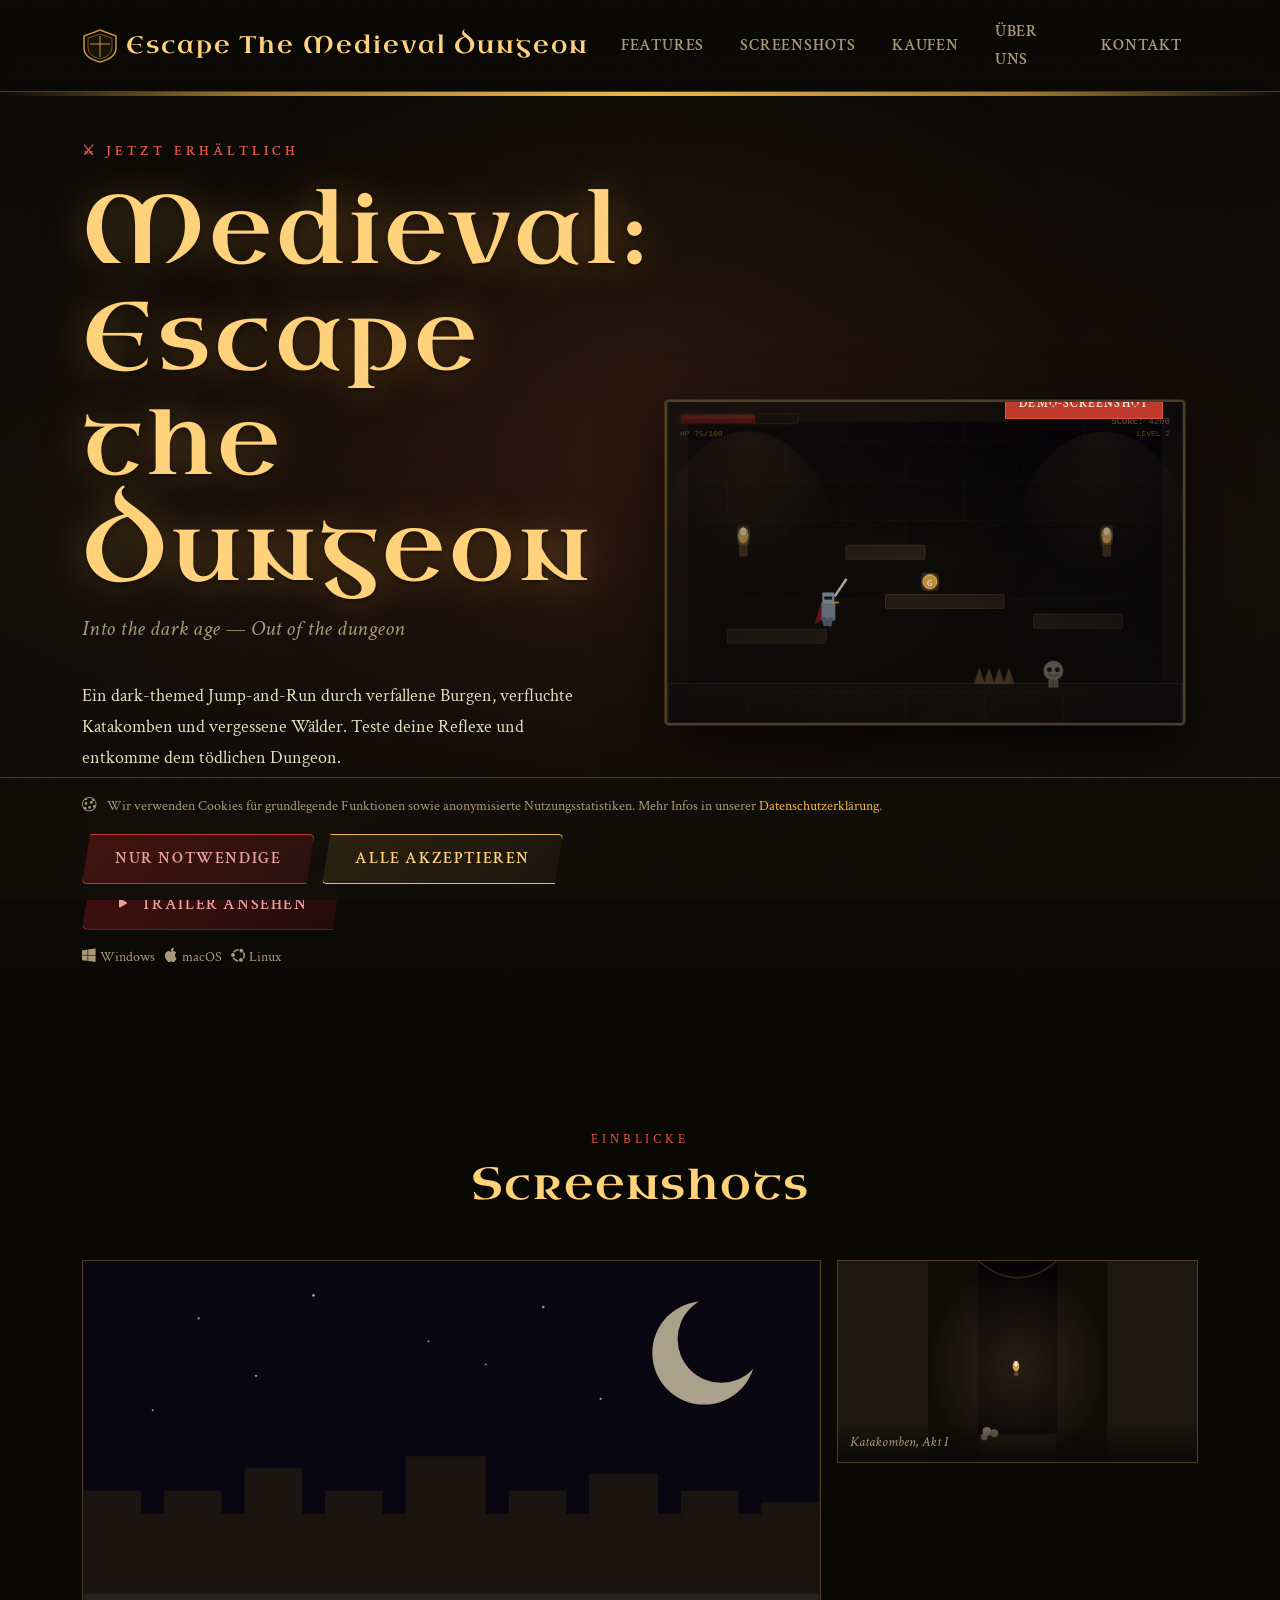
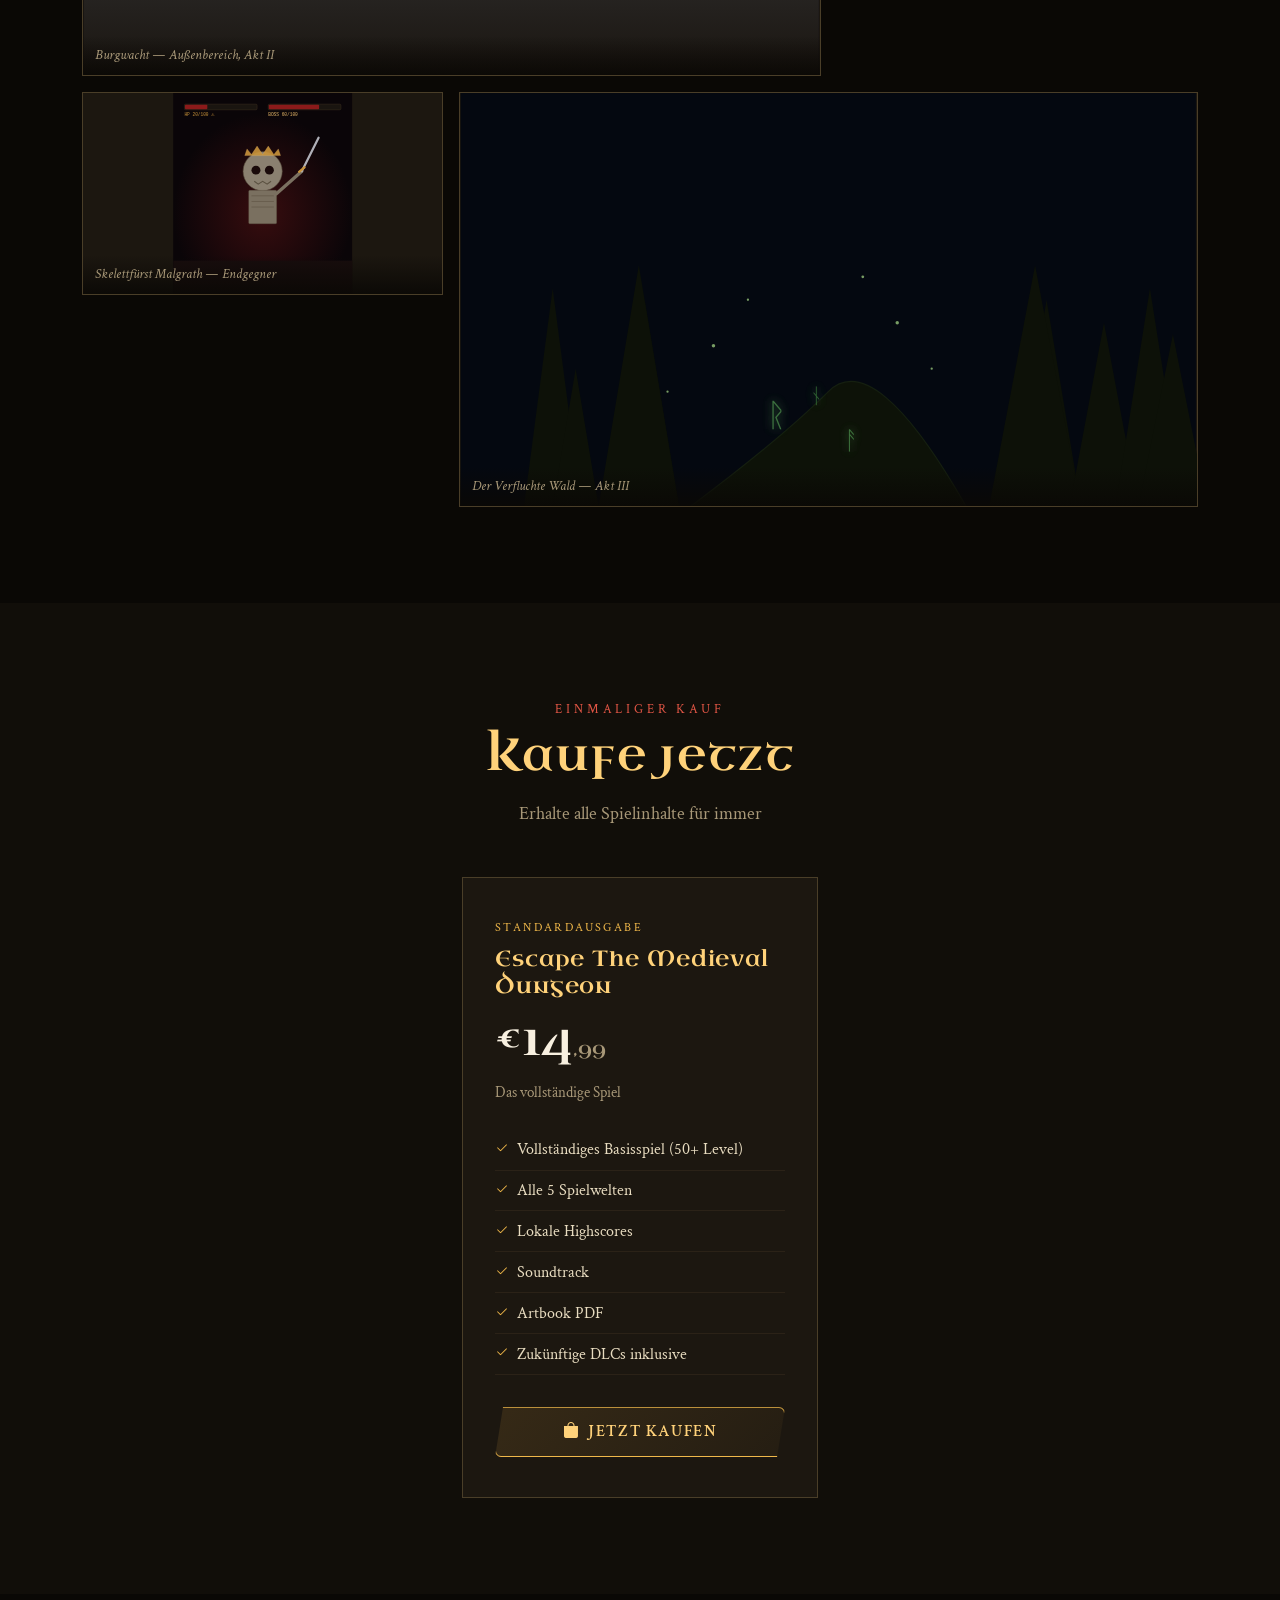
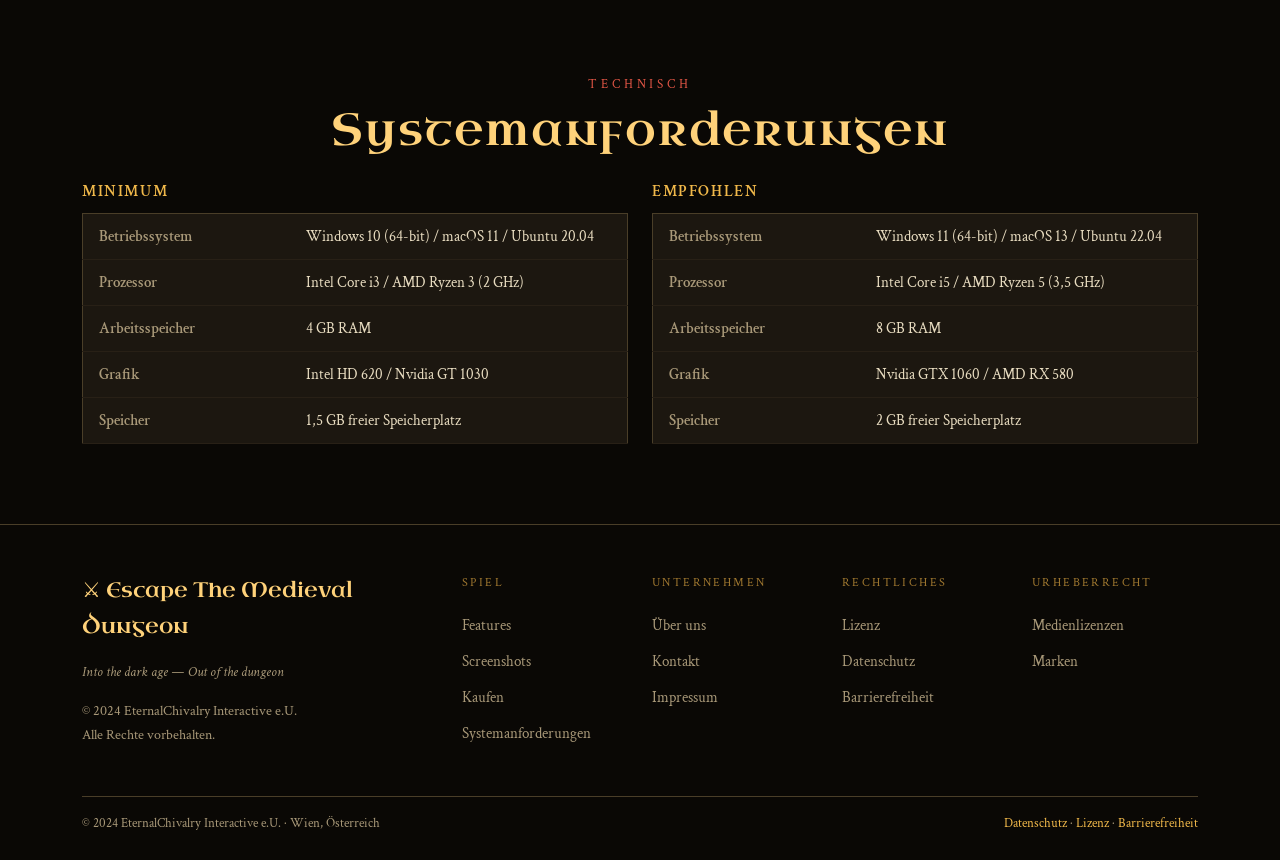
<file: index.html>
<!DOCTYPE html>
<html lang="de">
<head>
  <meta charset="UTF-8" />
  <meta name="viewport" content="width=device-width, initial-scale=1.0" />
  <title>Escape The Medieval Dungeon – Das Spiel</title>

  <!-- Bootstrap 5 -->
  <link href="https://cdn.jsdelivr.net/npm/bootstrap@5.3.3/dist/css/bootstrap.min.css" rel="stylesheet" />
  <!-- Bootstrap Icons -->
  <link href="https://cdn.jsdelivr.net/npm/bootstrap-icons@1.11.3/font/bootstrap-icons.min.css" rel="stylesheet" />
  <!-- Google Fonts: MedievalSharp + Crimson Text -->
  <link href="https://fonts.googleapis.com/css2?family=MedievalSharp&family=Crimson+Text:ital,wght@0,400;0,600;1,400&family=Uncial+Antiqua&display=swap" rel="stylesheet" />

  <link rel="stylesheet" href="styles.css" />
  <style ></style>
</head>
<body>

<!-- ═══════════════════════════════════════════════════
     NAVBAR
════════════════════════════════════════════════════ -->
<nav class="navbar navbar-expand-lg">
  <div class="container">
    <a class="navbar-brand" href="index.html">
      <!-- Inline SVG shield logo (Wortbildmarke) -->
      <svg class="brand-icon" viewBox="0 0 36 36" fill="none" xmlns="http://www.w3.org/2000/svg" aria-hidden="true">
        <path d="M18 2 L34 8 L34 20 Q34 30 18 34 Q2 30 2 20 L2 8 Z" fill="none" stroke="#c9933a" stroke-width="1.5"/>
        <path d="M18 6 L30 10 L30 20 Q30 28 18 31 Q6 28 6 20 L6 10 Z" fill="rgba(201,147,58,0.08)" stroke="#7a5520" stroke-width="1"/>
        <line x1="18" y1="8" x2="18" y2="29" stroke="#c9933a" stroke-width="1"/>
        <line x1="8" y1="16" x2="28" y2="16" stroke="#c9933a" stroke-width="1"/>
      </svg>
      Escape The Medieval Dungeon
    </a>

    <button class="navbar-toggler" type="button" data-bs-toggle="collapse" data-bs-target="#navMenu"
      aria-controls="navMenu" aria-expanded="false" aria-label="Navigation öffnen">
      <span class="navbar-toggler-icon"></span>
    </button>

    <div class="collapse navbar-collapse" id="navMenu">
      <ul class="navbar-nav ms-auto align-items-lg-center gap-lg-1">
        <li class="nav-item"><a class="nav-link" href="#features">Features</a></li>
        <li class="nav-item"><a class="nav-link" href="#screenshots">Screenshots</a></li>
        <li class="nav-item"><a class="nav-link" href="#pricing">Kaufen</a></li>
        <li class="nav-item"><a class="nav-link" href="pages/about.html">Über uns</a></li>
        <li class="nav-item"><a class="nav-link" href="pages/contact.html">Kontakt</a></li>
      </ul>
    </div>
  </div>
</nav>

<!-- ═══════════════════════════════════════════════════
     HERO
════════════════════════════════════════════════════ -->
<section class="hero" aria-label="Hero-Bereich">
  <div class="container py-5">
    <div class="row align-items-center gy-5">

      <!-- Text side -->
      <div class="col-lg-6 hero-content">
        <p class="hero-eyebrow fade-up fade-up-1">⚔ Jetzt erhältlich</p>
        <h1 class="hero-title fade-up fade-up-2">Medieval:<br>Escape the Dungeon</h1>
        <p class="hero-subtitle fade-up fade-up-2">Into the dark age — Out of the dungeon</p>
        <p class="hero-desc fade-up fade-up-3">
          Ein dark-themed Jump-and-Run durch verfallene Burgen, verfluchte Katakomben und
          vergessene Wälder. Teste deine Reflexe und entkomme dem tödlichen Dungeon.
        </p>
        <div class="d-flex flex-wrap gap-3 fade-up fade-up-4">
          <a href="#pricing" class="btn btn-medieval">
            <i class="bi bi-bag-fill me-2" aria-hidden="true"></i>Jetzt kaufen — €14,99
          </a>
          <a href="#screenshots" class="btn btn-medieval btn-blood">
            <i class="bi bi-play-fill me-2" aria-hidden="true"></i>Trailer ansehen
          </a>
        </div>
        <p class="mt-3" style="font-size:0.85rem; color:var(--text-dim);">
          <i class="bi bi-windows me-1" aria-hidden="true"></i>Windows &nbsp;
          <i class="bi bi-apple me-1" aria-hidden="true"></i>macOS &nbsp;
          <i class="bi bi-ubuntu me-1" aria-hidden="true"></i>Linux
        </p>
      </div>

      <!-- Game mockup side -->
      <div class="col-lg-6 hero-mockup fade-up fade-up-3">
        <div class="game-screen" role="img" aria-label="Screenshot: Spielszene in einem dunklen Dungeon mit springendem Charakter">
          <div class="game-badge">Demo-Screenshot</div>
          <!-- SVG game scene illustration -->
          <svg viewBox="0 0 520 325" xmlns="http://www.w3.org/2000/svg">
            <defs>
              <linearGradient id="skyGrad" x1="0" y1="0" x2="0" y2="1">
                <stop offset="0%" stop-color="#050308"/>
                <stop offset="100%" stop-color="#110e09"/>
              </linearGradient>
              <linearGradient id="torchGlow" x1="0" y1="0" x2="0" y2="1">
                <stop offset="0%" stop-color="#e8b96a" stop-opacity="0.6"/>
                <stop offset="100%" stop-color="#c9933a" stop-opacity="0"/>
              </linearGradient>
              <radialGradient id="torchHalo" cx="50%" cy="0%" r="60%">
                <stop offset="0%" stop-color="#e8b96a" stop-opacity="0.18"/>
                <stop offset="100%" stop-color="#e8b96a" stop-opacity="0"/>
              </radialGradient>
              <filter id="glow">
                <feGaussianBlur stdDeviation="3" result="blur"/>
                <feMerge><feMergeNode in="blur"/><feMergeNode in="SourceGraphic"/></feMerge>
              </filter>
            </defs>

            <!-- Sky -->
            <rect width="520" height="325" fill="url(#skyGrad)"/>

            <!-- Background arches / dungeon walls -->
            <rect x="0" y="0" width="520" height="325" fill="none" stroke="#1a1510" stroke-width="40"/>
            <!-- Stone bricks bg -->
            <g fill="none" stroke="#1e1810" stroke-width="0.8" opacity="0.6">
              <line x1="0" y1="40" x2="520" y2="40"/>
              <line x1="0" y1="80" x2="520" y2="80"/>
              <line x1="0" y1="120" x2="520" y2="120"/>
              <line x1="0" y1="160" x2="520" y2="160"/>
              <line x1="0" y1="200" x2="520" y2="200"/>
              <!-- Vertical stagger -->
              <line x1="60"  y1="0"  x2="60"  y2="40"/><line x1="120" y1="40" x2="120" y2="80"/>
              <line x1="180" y1="0"  x2="180" y2="40"/><line x1="240" y1="40" x2="240" y2="80"/>
              <line x1="300" y1="0"  x2="300" y2="40"/><line x1="360" y1="40" x2="360" y2="80"/>
              <line x1="420" y1="0"  x2="420" y2="40"/><line x1="480" y1="40" x2="480" y2="80"/>
              <line x1="60"  y1="80" x2="60"  y2="120"/><line x1="120" y1="120" x2="120" y2="160"/>
              <line x1="180" y1="80" x2="180" y2="120"/><line x1="240" y1="120" x2="240" y2="160"/>
              <line x1="300" y1="80" x2="300" y2="120"/><line x1="360" y1="120" x2="360" y2="160"/>
            </g>

            <!-- Torch light halos -->
            <ellipse cx="80" cy="150" rx="90" ry="120" fill="url(#torchHalo)" opacity="0.7"/>
            <ellipse cx="440" cy="150" rx="90" ry="120" fill="url(#torchHalo)" opacity="0.7"/>

            <!-- Platforms -->
            <!-- Ground -->
            <rect x="0" y="285" width="520" height="40" fill="#1a1510" stroke="#3a2e1e" stroke-width="1"/>
            <!-- Brick lines on ground -->
            <line x1="0" y1="293" x2="520" y2="293" stroke="#251f15" stroke-width="1"/>
            <line x1="80"  y1="285" x2="80"  y2="325" stroke="#251f15" stroke-width="1"/>
            <line x1="160" y1="285" x2="160" y2="325" stroke="#251f15" stroke-width="1"/>
            <line x1="240" y1="285" x2="240" y2="325" stroke="#251f15" stroke-width="1"/>
            <line x1="320" y1="285" x2="320" y2="325" stroke="#251f15" stroke-width="1"/>
            <line x1="400" y1="285" x2="400" y2="325" stroke="#251f15" stroke-width="1"/>

            <!-- Platform 1 -->
            <rect x="60" y="230" width="100" height="14" rx="1" fill="#221c14" stroke="#3a2e1e" stroke-width="1"/>
            <!-- Platform 2 -->
            <rect x="220" y="195" width="120" height="14" rx="1" fill="#221c14" stroke="#3a2e1e" stroke-width="1"/>
            <!-- Platform 3 -->
            <rect x="370" y="215" width="90" height="14" rx="1" fill="#221c14" stroke="#3a2e1e" stroke-width="1"/>
            <!-- Platform 4 (high) -->
            <rect x="180" y="145" width="80" height="14" rx="1" fill="#221c14" stroke="#3a2e1e" stroke-width="1"/>

            <!-- Spike traps on ground -->
            <g fill="#5a4a2a" stroke="#7a6535" stroke-width="0.5">
              <polygon points="310,285 315,270 320,285"/>
              <polygon points="320,285 325,270 330,285"/>
              <polygon points="330,285 335,270 340,285"/>
              <polygon points="340,285 345,270 350,285"/>
            </g>

            <!-- Torch left -->
            <rect x="72" y="138" width="8" height="18" rx="1" fill="#4a3420" stroke="#6a4a20" stroke-width="0.5"/>
            <ellipse cx="76" cy="135" rx="5" ry="8" fill="#e8b96a" opacity="0.9" filter="url(#glow)"/>
            <ellipse cx="76" cy="131" rx="3" ry="4" fill="#fff5cc" opacity="0.8"/>
            <!-- Torch right -->
            <rect x="440" y="138" width="8" height="18" rx="1" fill="#4a3420" stroke="#6a4a20" stroke-width="0.5"/>
            <ellipse cx="444" cy="135" rx="5" ry="8" fill="#e8b96a" opacity="0.9" filter="url(#glow)"/>
            <ellipse cx="444" cy="131" rx="3" ry="4" fill="#fff5cc" opacity="0.8"/>

            <!-- Player character (simple pixel knight) -->
            <!-- Body -->
            <rect x="155" y="203" width="14" height="18" rx="1" fill="#7a8a9a" stroke="#5a6a7a" stroke-width="0.5"/>
            <!-- Head/Helmet -->
            <rect x="156" y="193" width="12" height="12" rx="1" fill="#8a9aaa" stroke="#5a6a7a" stroke-width="0.5"/>
            <!-- Visor -->
            <rect x="158" y="197" width="8" height="3" rx="0.5" fill="#1a1510"/>
            <!-- Cape -->
            <polygon points="155,203 148,225 155,221" fill="#8b1a1a" opacity="0.9"/>
            <!-- Sword (held up - jumping pose) -->
            <line x1="169" y1="196" x2="180" y2="180" stroke="#c9c9c9" stroke-width="2.5" stroke-linecap="round"/>
            <rect x="165" y="202" width="8" height="2" rx="0.5" fill="#c9933a"/>
            <!-- Legs (bent - jump) -->
            <rect x="155" y="218" width="5" height="9" rx="1" fill="#5a6a7a" transform="rotate(-15 157 218)"/>
            <rect x="162" y="218" width="5" height="9" rx="1" fill="#5a6a7a" transform="rotate(10 164 218)"/>

            <!-- Coin collectible -->
            <circle cx="265" cy="182" r="7" fill="#c9933a" stroke="#e8b96a" stroke-width="1" filter="url(#glow)"/>
            <text x="265" y="186" text-anchor="middle" fill="#fff5cc" font-size="8" font-weight="bold">G</text>

            <!-- Skull enemy -->
            <circle cx="390" cy="272" r="10" fill="#8a8070" stroke="#5a5040" stroke-width="0.5"/>
            <circle cx="386" cy="271" r="2.5" fill="#1a1510"/>
            <circle cx="394" cy="271" r="2.5" fill="#1a1510"/>
            <path d="M385 276 Q390 279 395 276" fill="none" stroke="#5a5040" stroke-width="1"/>
            <!-- Skeleton body -->
            <rect x="385" y="281" width="10" height="8" rx="1" fill="#7a7060"/>
            <line x1="390" y1="281" x2="390" y2="289" stroke="#5a5040" stroke-width="1"/>

            <!-- HUD elements -->
            <!-- Health bar -->
            <rect x="12" y="12" width="120" height="10" rx="2" fill="#1a1510" stroke="#3a2e1e" stroke-width="1"/>
            <rect x="13" y="13" width="75" height="8" rx="1.5" fill="#8b1a1a"/>
            <rect x="13" y="13" width="75" height="4" rx="1.5" fill="#c0392b" opacity="0.6"/>
            <text x="12" y="34" fill="#c9933a" font-size="8" font-family="monospace">HP 75/100</text>

            <!-- Score -->
            <text x="508" y="22" text-anchor="end" fill="#e8b96a" font-size="9" font-family="monospace">SCORE: 4200</text>
            <text x="508" y="34" text-anchor="end" fill="#c9933a" font-size="8" font-family="monospace">LEVEL 2</text>

            <!-- Fog/vignette overlay -->
            <radialGradient id="vignette" cx="50%" cy="50%" r="70%">
              <stop offset="0%" stop-color="transparent"/>
              <stop offset="100%" stop-color="rgba(5,3,8,0.65)"/>
            </radialGradient>
            <rect width="520" height="325" fill="url(#vignette)"/>
          </svg>
        </div>
      </div>
    </div>
  </div>
</section>

<!-- ═══════════════════════════════════════════════════
     FEATURES
════════════════════════════════════════════════════ -->
<!-- <section class="features-section" id="features">
  <div class="container">
    <div class="text-center mb-5">
      <span class="section-label">Was dich erwartet</span>
      <h2 class="section-title">Features</h2>
      <p class="section-lead">
        Escape The Medieval Dungeon vereint klassisches Jump-and-Run-Gameplay mit atmosphärischer
        Dark-Fantasy-Ästhetik.
      </p>
    </div>

    <div class="row g-4">
      <div class="col-md-6 col-lg-4">
        <div class="feature-card h-100">
          <i class="bi bi-map feature-icon" aria-hidden="true"></i>
          <h3 class="feature-title">50+ handgefertigte Level</h3>
          <p class="feature-text">Von verfluchten Kerkergewölben bis zu sturmgepeitschten Burgzinnen — jedes Level erzählt seine eigene Geschichte.</p>
        </div>
      </div>
      <div class="col-md-6 col-lg-4">
        <div class="feature-card h-100">
          <i class="bi bi-controller feature-icon" aria-hidden="true"></i>
          <h3 class="feature-title">Präzises Platforming</h3>
          <p class="feature-text">Reaktionsschnelle Steuerung, fair platzierte Checkpoints und eine lernbare Physik für Einsteiger wie Veteranen.</p>
        </div>
      </div>
      <div class="col-md-6 col-lg-4">
        <div class="feature-card h-100">
          <i class="bi bi-exclamation-triangle feature-icon" aria-hidden="true"></i>
          <h3 class="feature-title">Tödliche Fallen & Gegner</h3>
          <p class="feature-text">Säurefallen, Pendelklingen, patrouillierende Wachen und übergroße Endgegner verlangen Geduld und Präzision.</p>
        </div>
      </div>
      <div class="col-md-6 col-lg-4">
        <div class="feature-card h-100">
          <i class="bi bi-puzzle feature-icon" aria-hidden="true"></i>
          <h3 class="feature-title">Umgebungsrätsel</h3>
          <p class="feature-text">Aktiviere Hebel, verschiebe Blöcke und enthülle verborgene Gänge — Denken ist mindestens so wichtig wie Springen.</p>
        </div>
      </div>
      <div class="col-md-6 col-lg-4">
        <div class="feature-card h-100">
          <i class="bi bi-music-note-beamed feature-icon" aria-hidden="true"></i>
          <h3 class="feature-title">Atmosphärischer Soundtrack</h3>
          <p class="feature-text">Orchestraler Dark-Fantasy-Score, komponiert exklusiv für Escape The Medieval Dungeon — über 40 Minuten originale Musik.</p>
        </div>
      </div>
      <div class="col-md-6 col-lg-4">
        <div class="feature-card h-100">
          <i class="bi bi-trophy feature-icon" aria-hidden="true"></i>
          <h3 class="feature-title">Geheimnisse & Speedrun</h3>
          <p class="feature-text">Versteckte Räume, alternative Routen und Leaderboards für Speedrunner geben auch nach dem Abspann Motivation.</p>
        </div>
      </div>
    </div>
  </div>
</section> -->

<!-- ═══════════════════════════════════════════════════
     SCREENSHOTS
════════════════════════════════════════════════════ -->
<section class="gallery-section" id="screenshots">
  <div class="container">
    <div class="text-center mb-5">
      <span class="section-label">Einblicke</span>
      <h2 class="section-title">Screenshots</h2>
    </div>

    <div class="row g-3">
      <!-- Screenshot 1 -->
      <div class="col-md-8">
        <div class="gallery-item" role="img" aria-label="Burgruine bei Nacht mit Mondlicht">
          <svg viewBox="0 0 640 360" xmlns="http://www.w3.org/2000/svg">
            <rect width="640" height="360" fill="#080610"/>
            <!-- Moon -->
            <circle cx="540" cy="80" r="45" fill="#c8bda0" opacity="0.85"/>
            <circle cx="555" cy="68" r="38" fill="#080610"/>
            <!-- Crennelated castle wall -->
            <rect x="0" y="220" width="640" height="140" fill="#1a1510"/>
            <rect x="0" y="200" width="50" height="30" fill="#1a1510"/>
            <rect x="70" y="200" width="50" height="30" fill="#1a1510"/>
            <rect x="140" y="180" width="50" height="50" fill="#1a1510"/>
            <rect x="210" y="200" width="50" height="30" fill="#1a1510"/>
            <rect x="280" y="170" width="70" height="60" fill="#1a1510"/>
            <rect x="370" y="200" width="50" height="30" fill="#1a1510"/>
            <rect x="440" y="185" width="60" height="45" fill="#1a1510"/>
            <rect x="520" y="200" width="50" height="30" fill="#1a1510"/>
            <rect x="590" y="210" width="50" height="20" fill="#1a1510"/>
            <!-- Stars -->
            <g fill="white" opacity="0.6">
              <circle cx="100" cy="50" r="1"/><circle cx="200" cy="30" r="1.2"/>
              <circle cx="300" cy="70" r="0.8"/><circle cx="150" cy="100" r="1"/>
              <circle cx="400" cy="40" r="1.1"/><circle cx="60" cy="130" r="0.9"/>
              <circle cx="450" cy="120" r="1"/><circle cx="350" cy="90" r="0.8"/>
            </g>
            <!-- Fog -->
            <rect x="0" y="290" width="640" height="70" fill="url(#fogGrad)" opacity="0.4"/>
            <defs>
              <linearGradient id="fogGrad" x1="0" y1="0" x2="0" y2="1">
                <stop offset="0%" stop-color="#8090a0" stop-opacity="0.3"/>
                <stop offset="100%" stop-color="#8090a0" stop-opacity="0"/>
              </linearGradient>
            </defs>
          </svg>
          <div class="gallery-caption">Burgwacht — Außenbereich, Akt II</div>
        </div>
      </div>

      <!-- Screenshot 2 -->
      <div class="col-md-4">
        <div class="gallery-item" role="img" aria-label="Verfluchte Katakomben mit Fackeln">
          <svg viewBox="0 0 320 360" xmlns="http://www.w3.org/2000/svg">
            <rect width="320" height="360" fill="#050305"/>
            <!-- tunnel walls -->
            <path d="M0 0 L90 0 L90 360 L0 360 Z" fill="#100d08"/>
            <path d="M230 0 L320 0 L320 360 L230 360 Z" fill="#100d08"/>
            <!-- tunnel arch -->
            <path d="M90 0 Q160 60 230 0" fill="none" stroke="#2a2218" stroke-width="3"/>
            <!-- floor -->
            <rect x="90" y="310" width="140" height="50" fill="#1a1510"/>
            <!-- skull pile -->
            <circle cx="105" cy="305" r="8" fill="#7a7060"/>
            <circle cx="118" cy="308" r="7" fill="#6a6050"/>
            <circle cx="100" cy="315" r="6" fill="#7a7060"/>
            <!-- torch -->
            <rect x="154" y="190" width="7" height="16" rx="1" fill="#4a3420"/>
            <ellipse cx="157" cy="188" rx="6" ry="9" fill="#e8b96a" opacity="0.85"/>
            <ellipse cx="157" cy="184" rx="3" ry="5" fill="#fff5cc"/>
            <!-- radial light -->
            <radialGradient id="cataGlow" cx="50%" cy="52%" r="50%">
              <stop offset="0%" stop-color="#e8b96a" stop-opacity="0.15"/>
              <stop offset="100%" stop-color="#e8b96a" stop-opacity="0"/>
            </radialGradient>
            <rect width="320" height="360" fill="url(#cataGlow)"/>
          </svg>
          <div class="gallery-caption">Katakomben, Akt I</div>
        </div>
      </div>

      <!-- Screenshot 3 -->
      <div class="col-md-4">
        <div class="gallery-item" role="img" aria-label="Endboss-Kampf gegen einen Skelettfürsten">
          <svg viewBox="0 0 320 360" xmlns="http://www.w3.org/2000/svg">
            <rect width="320" height="360" fill="#0a0508"/>
            <!-- blood glow -->
            <radialGradient id="bossGlow" cx="50%" cy="60%" r="50%">
              <stop offset="0%" stop-color="#8b1a1a" stop-opacity="0.35"/>
              <stop offset="100%" stop-color="#8b1a1a" stop-opacity="0"/>
            </radialGradient>
            <rect width="320" height="360" fill="url(#bossGlow)"/>
            <!-- floor -->
            <rect x="0" y="300" width="320" height="60" fill="#180d0d"/>
            <!-- Boss skeleton (large) -->
            <!-- skull -->
            <circle cx="160" cy="140" r="35" fill="#8a8070" stroke="#5a5040" stroke-width="1"/>
            <circle cx="148" cy="138" r="8" fill="#1a0a0a"/>
            <circle cx="172" cy="138" r="8" fill="#1a0a0a"/>
            <rect cx="148" cy="138" r="8" fill="#8b1a1a" opacity="0.5"/>
            <path d="M145 158 L152 163 L160 158 L168 163 L175 158" fill="none" stroke="#5a5040" stroke-width="2"/>
            <!-- Crown -->
            <path d="M128 112 L132 100 L140 110 L150 95 L160 110 L170 95 L180 110 L188 100 L192 112 Z"
                  fill="#c9933a" stroke="#e8b96a" stroke-width="0.5" opacity="0.9"/>
            <!-- Torso -->
            <rect x="135" y="174" width="50" height="60" rx="2" fill="#7a7060" stroke="#5a5040" stroke-width="0.5"/>
            <!-- Ribcage lines -->
            <line x1="140" y1="184" x2="180" y2="184" stroke="#5a5040" stroke-width="1"/>
            <line x1="140" y1="194" x2="180" y2="194" stroke="#5a5040" stroke-width="1"/>
            <line x1="140" y1="204" x2="180" y2="204" stroke="#5a5040" stroke-width="1"/>
            <!-- Sword arm -->
            <line x1="185" y1="180" x2="230" y2="140" stroke="#7a7060" stroke-width="6" stroke-linecap="round"/>
            <line x1="230" y1="140" x2="260" y2="80" stroke="#b0b0b8" stroke-width="4" stroke-linecap="round"/>
            <rect x="222" y="135" width="16" height="4" rx="1" fill="#c9933a" transform="rotate(-40 230 137)"/>
            <!-- Player HP bar top -->
            <rect x="20" y="20" width="130" height="10" rx="2" fill="#1a1510" stroke="#3a2e1e"/>
            <rect x="21" y="21" width="40" height="8" rx="1.5" fill="#8b1a1a"/>
            <text x="20" y="42" fill="#c9933a" font-size="8" font-family="monospace">HP 20/100 ⚠</text>
            <!-- Boss HP bar -->
            <rect x="170" y="20" width="130" height="10" rx="2" fill="#1a1510" stroke="#3a2e1e"/>
            <rect x="171" y="21" width="90" height="8" rx="1.5" fill="#8b1a1a"/>
            <text x="170" y="42" fill="#e8b96a" font-size="8" font-family="monospace">BOSS 60/100</text>
          </svg>
          <div class="gallery-caption">Skelettfürst Malgrath — Endgegner</div>
        </div>
      </div>

      <!-- Screenshot 4 -->
      <div class="col-md-8">
        <div class="gallery-item" role="img" aria-label="Verfluchter Wald mit leuchtenden Runen">
          <svg viewBox="0 0 640 360" xmlns="http://www.w3.org/2000/svg">
            <rect width="640" height="360" fill="#040810"/>
            <!-- Tree silhouettes -->
            <g fill="#0d1108">
              <polygon points="60,360 80,200 100,360"/>
              <polygon points="55,360 80,170 105,360"/>
              <polygon points="80,360 100,240 120,360"/>
              <polygon points="130,360 160,180 190,360"/>
              <polygon points="120,360 155,150 190,360"/>
              <polygon points="480,360 510,180 540,360"/>
              <polygon points="460,360 500,150 540,360"/>
              <polygon points="530,360 560,200 590,360"/>
              <polygon points="570,360 600,170 630,360"/>
              <polygon points="590,360 620,210 650,360"/>
            </g>
            <!-- Path -->
            <path d="M200 360 Q280 300 320 260 Q360 220 440 360" fill="#0d1208" stroke="#151f10" stroke-width="1"/>
            <!-- Glowing rune on ground -->
            <g opacity="0.8" filter="url(#runeGlow2)">
              <text x="275" y="290" text-anchor="middle" fill="#4a8a4a" font-size="28" font-family="serif">ᚱ</text>
              <text x="340" y="310" text-anchor="middle" fill="#4a8a4a" font-size="22" font-family="serif">ᚨ</text>
              <text x="310" y="270" text-anchor="middle" fill="#3a7a3a" font-size="18" font-family="serif">ᚾ</text>
            </g>
            <defs>
              <filter id="runeGlow2">
                <feGaussianBlur stdDeviation="4" result="blur"/>
                <feMerge><feMergeNode in="blur"/><feMergeNode in="SourceGraphic"/></feMerge>
              </filter>
            </defs>
            <!-- Fireflies -->
            <g fill="#aadd88" opacity="0.7">
              <circle cx="220" cy="220" r="1.5"/><circle cx="250" cy="180" r="1"/>
              <circle cx="380" cy="200" r="1.5"/><circle cx="410" cy="240" r="1"/>
              <circle cx="350" cy="160" r="1.2"/><circle cx="180" cy="260" r="1"/>
            </g>
          </svg>
          <div class="gallery-caption">Der Verfluchte Wald — Akt III</div>
        </div>
      </div>
    </div>
  </div>
</section>

<!-- ═══════════════════════════════════════════════════
     PRICING
════════════════════════════════════════════════════ -->
<section class="pricing-section" id="pricing">
  <div class="container">
    <div class="text-center mb-5">
      <span class="section-label">Einmaliger Kauf</span>
      <!-- <h2 class="section-title">Kaufoptionen</h2> -->
      <h2 class="section-title">Kaufe jetzt</h2>
      <p class="section-lead">Erhalte alle Spielinhalte für immer</p>
    </div>

    <div class="row g-4 justify-content-center">
      <!-- Standard -->
      <div class="col-md-6 col-lg-4">
        <div class="pricing-card">
          <p class="pricing-label">Standardausgabe</p>
          <h3 class="pricing-name">Escape The Medieval Dungeon</h3>
          <div class="pricing-price">€14<span>,99</span></div>
          <p class="pricing-desc">Das vollständige Spiel</p>
          <ul class="pricing-features">
            <li><i class="bi bi-check2" aria-hidden="true"></i> Vollständiges Basisspiel (50+ Level)</li>
            <li><i class="bi bi-check2" aria-hidden="true"></i> Alle 5 Spielwelten</li>
            <li><i class="bi bi-check2" aria-hidden="true"></i> Lokale Highscores</li>
            <li><i class="bi bi-check2" aria-hidden="true"></i> Soundtrack</li>
            <li><i class="bi bi-check2" aria-hidden="true"></i> Artbook PDF</li>
            <li><i class="bi bi-check2" aria-hidden="true"></i> Zukünftige DLCs inklusive</li>
          </ul>
          <a href="#" class="btn btn-medieval w-100" aria-label="Standardausgabe für €14,99 kaufen">
            <i class="bi bi-bag-fill me-2" aria-hidden="true"></i>Jetzt kaufen
          </a>
        </div>
      </div>

      <!-- Deluxe (featured) -->
      <!-- <div class="col-md-6 col-lg-4">
        <div class="pricing-card featured">
          <div class="featured-ribbon">Empfohlen</div>
          <p class="pricing-label">Deluxe-Ausgabe</p>
          <h3 class="pricing-name">Escape The Medieval Dungeon<br><small style="font-size:0.7em; color:var(--gold)">Deluxe</small></h3>
          <div class="pricing-price">€24<span>,99</span></div>
          <p class="pricing-desc">Alles was das Ritterherz begehrt.</p>
          <ul class="pricing-features">
            <li><i class="bi bi-check2" aria-hidden="true"></i> Vollständiges Basisspiel (50+ Level)</li>
            <li><i class="bi bi-check2" aria-hidden="true"></i> Alle 5 Spielwelten</li>
            <li><i class="bi bi-check2" aria-hidden="true"></i> Lokale Bestenlisten</li>
            <li><i class="bi bi-check2" aria-hidden="true"></i> Soundtrack-Download (FLAC/MP3)</li>
            <li><i class="bi bi-check2" aria-hidden="true"></i> Digitales Artbook (PDF, 80 Seiten)</li>
            <li><i class="bi bi-check2" aria-hidden="true"></i> Zukünftige DLCs inklusive</li>
          </ul>
          <a href="#" class="btn btn-medieval w-100" aria-label="Deluxe-Ausgabe für €24,99 kaufen">
            <i class="bi bi-bag-fill me-2" aria-hidden="true"></i>Jetzt kaufen
          </a>
        </div>
      </div> -->
    </div>

  </div>
</section>

<!-- ═══════════════════════════════════════════════════
     SYSTEM REQUIREMENTS
════════════════════════════════════════════════════ -->
<section class="sysreq-section">
  <div class="container">
    <div class="text-center mb-4">
      <span class="section-label">Technisch</span>
      <h2 class="section-title">Systemanforderungen</h2>
    </div>

    <div class="row g-4">
      <div class="col-md-6">
        <h3 style="font-size:1rem; color:var(--gold); font-family:'Crimson Text',serif; font-weight:600; letter-spacing:0.1em; text-transform:uppercase; margin-bottom:0.75rem;">Minimum</h3>
        <table class="sysreq-table" aria-label="Minimale Systemanforderungen">
          <tbody>
            <tr><td>Betriebssystem</td><td>Windows 10 (64-bit) / macOS 11 / Ubuntu 20.04</td></tr>
            <tr><td>Prozessor</td><td>Intel Core i3 / AMD Ryzen 3 (2 GHz)</td></tr>
            <tr><td>Arbeitsspeicher</td><td>4 GB RAM</td></tr>
            <tr><td>Grafik</td><td>Intel HD 620 / Nvidia GT 1030</td></tr>
            <tr><td>Speicher</td><td>1,5 GB freier Speicherplatz</td></tr>
          </tbody>
        </table>
      </div>
      <div class="col-md-6">
        <h3 style="font-size:1rem; color:var(--gold); font-family:'Crimson Text',serif; font-weight:600; letter-spacing:0.1em; text-transform:uppercase; margin-bottom:0.75rem;">Empfohlen</h3>
        <table class="sysreq-table" aria-label="Empfohlene Systemanforderungen">
          <tbody>
            <tr><td>Betriebssystem</td><td>Windows 11 (64-bit) / macOS 13 / Ubuntu 22.04</td></tr>
            <tr><td>Prozessor</td><td>Intel Core i5 / AMD Ryzen 5 (3,5 GHz)</td></tr>
            <tr><td>Arbeitsspeicher</td><td>8 GB RAM</td></tr>
            <tr><td>Grafik</td><td>Nvidia GTX 1060 / AMD RX 580</td></tr>
            <tr><td>Speicher</td><td>2 GB freier Speicherplatz</td></tr>
          </tbody>
        </table>
      </div>
    </div>
  </div>
</section>

<!-- ═══════════════════════════════════════════════════
     FOOTER
════════════════════════════════════════════════════ -->
<footer>
  <div class="container">
    <div class="row g-4">
      <div class="col-lg-4">
        <p class="footer-brand">⚔ Escape The Medieval Dungeon</p>
        <p class="footer-tagline">Into the dark age — Out of the dungeon</p>
        <p style="font-size:0.88rem; color:var(--text-dim); margin-top:1rem;">
          © 2024 EternalChivalry Interactive e.U.<br>
          Alle Rechte vorbehalten.
        </p>
      </div>
      <div class="col-6 col-lg-2">
        <p class="footer-heading">Spiel</p>
        <ul class="footer-links">
          <li><a href="#features">Features</a></li>
          <li><a href="#screenshots">Screenshots</a></li>
          <li><a href="#pricing">Kaufen</a></li>
          <li><a href="#sysreq">Systemanforderungen</a></li>
        </ul>
      </div>
      <div class="col-6 col-lg-2">
        <p class="footer-heading">Unternehmen</p>
        <ul class="footer-links">
          <li><a href="pages/about.html">Über uns</a></li>
          <li><a href="pages/contact.html">Kontakt</a></li>
          <li><a href="pages/contact.html#impressum">Impressum</a></li>
        </ul>
      </div>
      <div class="col-6 col-lg-2">
        <p class="footer-heading">Rechtliches</p>
        <ul class="footer-links">
          <li><a href="pages/license.html">Lizenz</a></li>
          <li><a href="pages/privacy.html">Datenschutz</a></li>
          <li><a href="pages/accessibility.html">Barrierefreiheit</a></li>
        </ul>
      </div>
      <div class="col-6 col-lg-2">
        <p class="footer-heading">Urheberrecht</p>
        <ul class="footer-links">
          <li><a href="pages/about.html#media">Medienlizenzen</a></li>
          <li><a href="pages/about.html#brands">Marken</a></li>
        </ul>
      </div>
    </div>

    <div class="footer-bottom d-flex flex-wrap justify-content-between gap-2">
      <span>© 2024 EternalChivalry Interactive e.U. · Wien, Österreich</span>
      <span>
        <a href="pages/privacy.html">Datenschutz</a> ·
        <a href="pages/license.html">Lizenz</a> ·
        <a href="pages/accessibility.html">Barrierefreiheit</a>
      </span>
    </div>
  </div>
</footer>

<!-- ═══════════════════════════════════════════════════
     COOKIE BANNER (mocked)
════════════════════════════════════════════════════ -->
<div class="cookie-banner" id="cookieBanner" role="dialog" aria-live="polite" aria-label="Cookie-Einwilligung">
  <div class="container">
    <div class="d-flex flex-wrap align-items-center justify-content-between gap-3">
      <p class="mb-0">
        <i class="bi bi-cookie me-2" aria-hidden="true"></i>
        Wir verwenden Cookies für grundlegende Funktionen sowie anonymisierte Nutzungsstatistiken.
        Mehr Infos in unserer <a href="pages/privacy.html">Datenschutzerklärung</a>.
      </p>
      <div class="d-flex gap-2 flex-shrink-0">
        <button class="btn btn-medieval btn-blood btn-sm" onclick="document.getElementById('cookieBanner').style.display='none'" aria-label="Nur notwendige Cookies akzeptieren">
          Nur notwendige
        </button>
        <button class="btn btn-medieval btn-sm" onclick="document.getElementById('cookieBanner').style.display='none'" aria-label="Alle Cookies akzeptieren">
          Alle akzeptieren
        </button>
      </div>
    </div>
  </div>
</div>

<!-- Bootstrap JS -->
<script src="https://cdn.jsdelivr.net/npm/bootstrap@5.3.3/dist/js/bootstrap.bundle.min.js"></script>
</body>
</html>
</file>
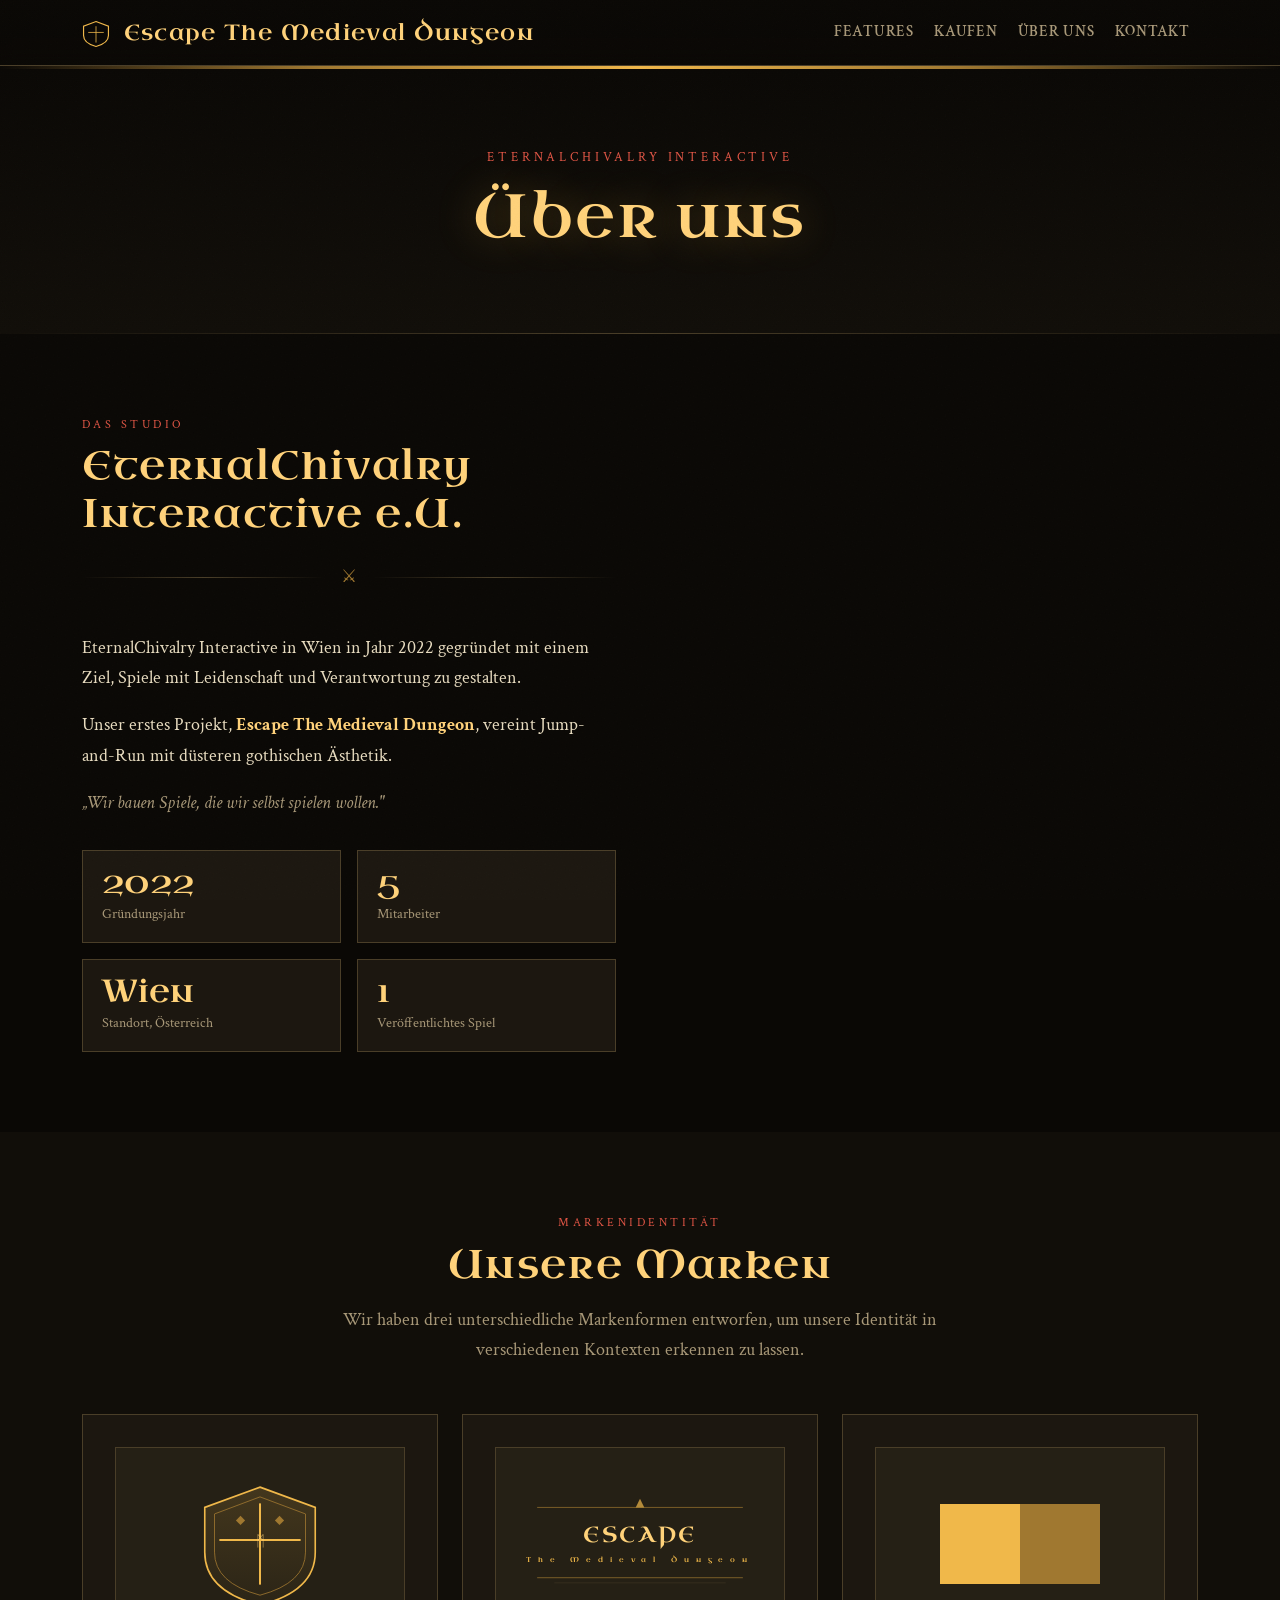
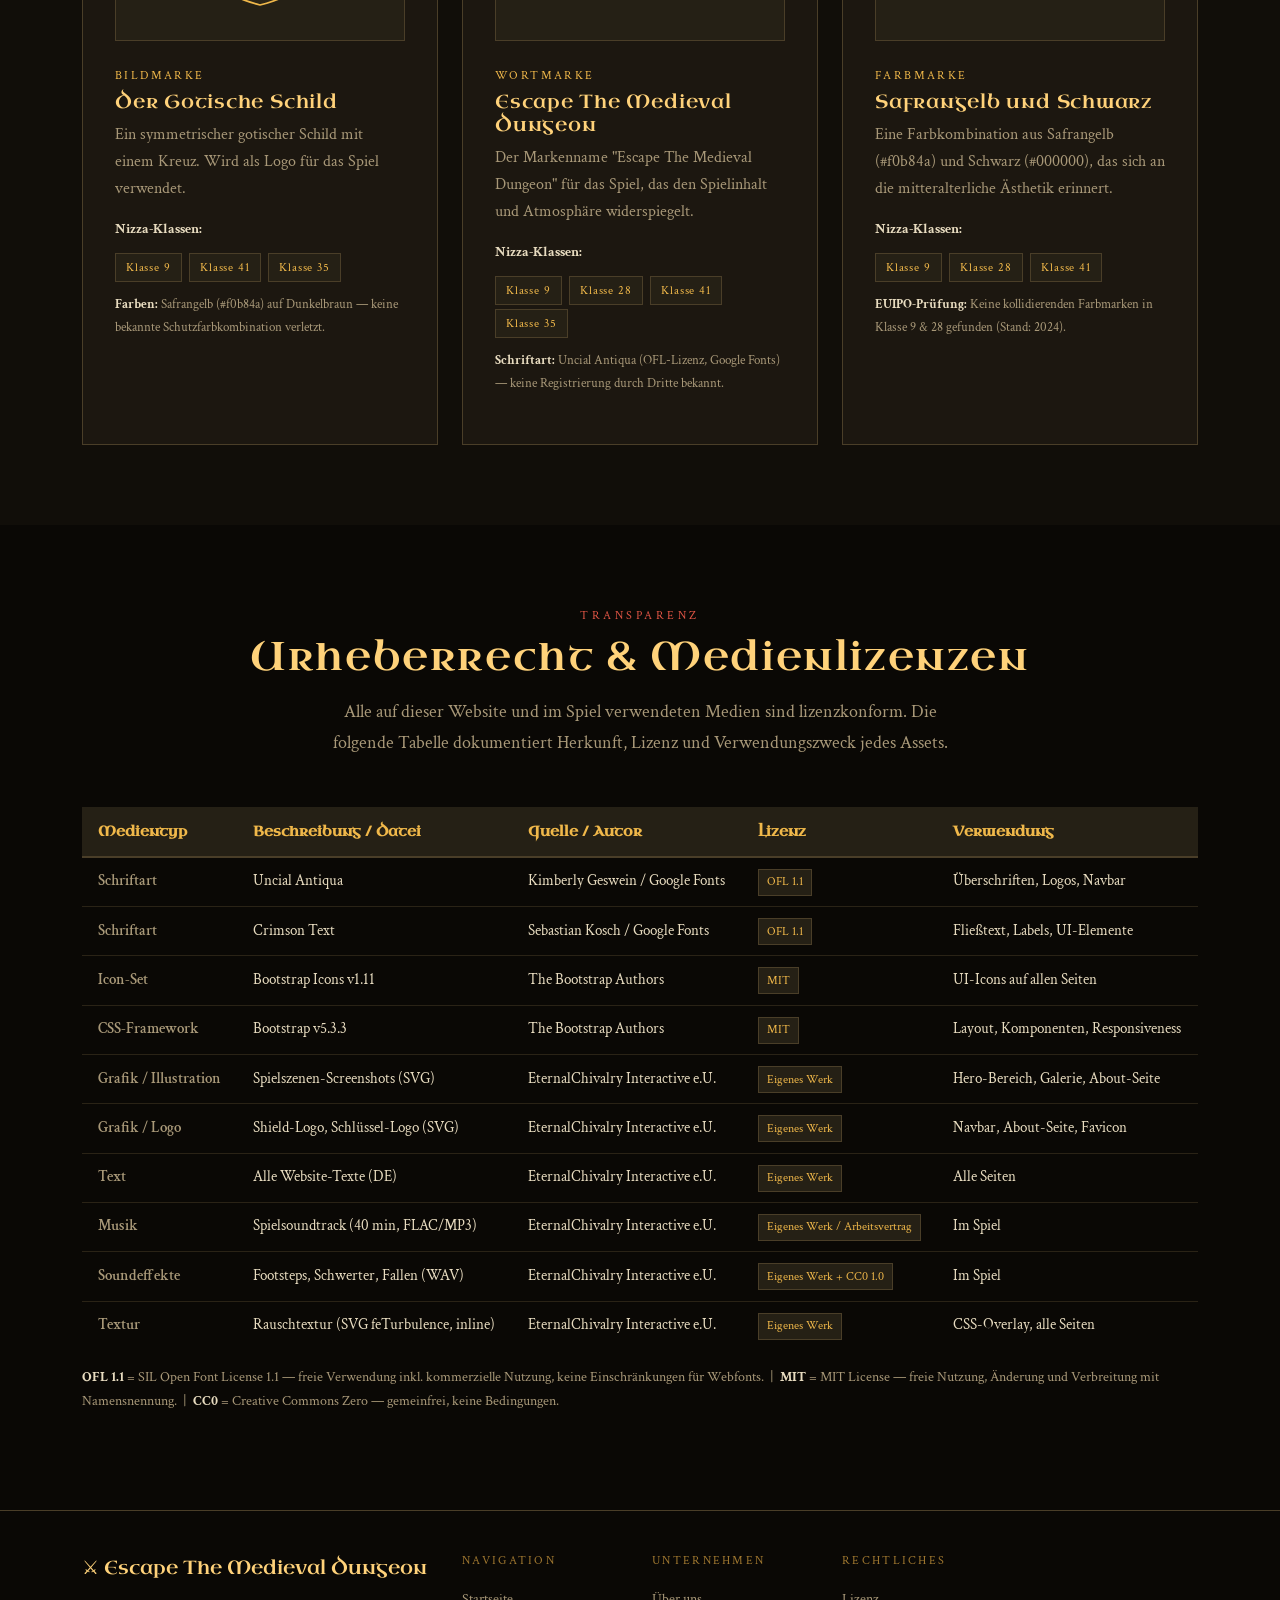
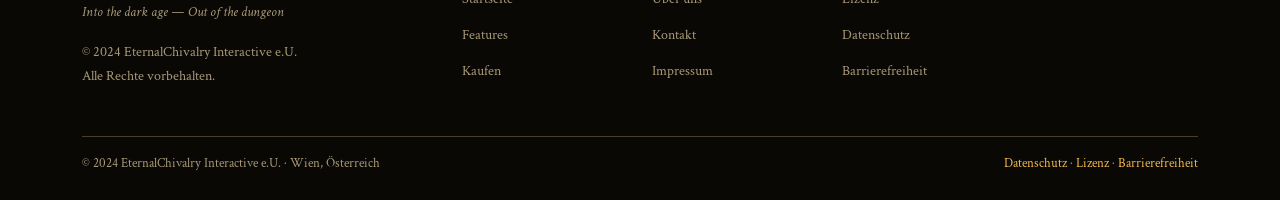
<file: pages/about.html>
<!DOCTYPE html>
<html lang="de">
<head>
  <meta charset="UTF-8" />
  <meta name="viewport" content="width=device-width, initial-scale=1.0" />
  <title>Über uns – Escape The Medieval Dungeon</title>

  <link href="https://cdn.jsdelivr.net/npm/bootstrap@5.3.3/dist/css/bootstrap.min.css" rel="stylesheet" />
  <link href="https://cdn.jsdelivr.net/npm/bootstrap-icons@1.11.3/font/bootstrap-icons.min.css" rel="stylesheet" />
  <link href="https://fonts.googleapis.com/css2?family=Uncial+Antiqua&family=Crimson+Text:ital,wght@0,400;0,600;1,400&display=swap" rel="stylesheet" />
  <link rel="stylesheet" href="about.css" />
  <style>
   
  </style>
</head>
<body>

<!-- ═══════════════════ NAVBAR ═══════════════════════ -->
<nav class="navbar navbar-expand-lg" aria-label="Hauptnavigation">
  <div class="container">
    <a class="navbar-brand" href="../index.html">
      <svg width="28" height="28" viewBox="0 0 36 36" fill="none" aria-hidden="true" style="margin-right:0.4rem">
        <path d="M18 2 L34 8 L34 20 Q34 30 18 34 Q2 30 2 20 L2 8 Z" fill="none" stroke="#f0b84a" stroke-width="1.5"/>
        <line x1="18" y1="8" x2="18" y2="29" stroke="#f0b84a" stroke-width="1"/>
        <line x1="8" y1="16" x2="28" y2="16" stroke="#f0b84a" stroke-width="1"/>
      </svg>
      Escape The Medieval Dungeon
    </a>
    <button class="navbar-toggler" type="button" data-bs-toggle="collapse" data-bs-target="#navMenu"
      aria-controls="navMenu" aria-expanded="false" aria-label="Navigation öffnen">
      <span class="navbar-toggler-icon"></span>
    </button>
    <div class="collapse navbar-collapse" id="navMenu">
      <ul class="navbar-nav ms-auto gap-lg-1">
        <li class="nav-item"><a class="nav-link" href="../index.html#features">Features</a></li>
        <li class="nav-item"><a class="nav-link" href="../index.html#pricing">Kaufen</a></li>
        <li class="nav-item"><a class="nav-link" href="about.html" aria-current="page">Über uns</a></li>
        <li class="nav-item"><a class="nav-link" href="contact.html">Kontakt</a></li>
      </ul>
    </div>
  </div>
</nav>

<!-- ═══════════════════ PAGE HEADER ═══════════════════ -->
<header class="page-header">
  <div class="container">
    <span class="page-eyebrow fade-up delay-1">EternalChivalry Interactive</span>
    <h1 class="page-title fade-up delay-2">Über uns</h1>
    
  </div>
</header>

<main>

<!-- ═══════════════════ UNTERNEHMEN ═══════════════════ -->
<section class="section" aria-labelledby="company-heading">
  <div class="container">
    <div class="row g-5 align-items-start">

      <div class="col-lg-6">
        <span class="section-label">Das Studio</span>
        <h2 class="section-title" id="company-heading">EternalChivalry Interactive e.U.</h2>
        <div class="rune-divider" aria-hidden="true">⚔</div>
        <p>
          EternalChivalry Interactive in Wien in Jahr 2022 gegründet mit einem Ziel, Spiele mit Leidenschaft und Verantwortung zu gestalten.
        </p>
        <p>
          Unser erstes Projekt, <strong style="color:var(--gold-light)">Escape The Medieval Dungeon</strong>,
          vereint Jump-and-Run mit düsteren gothischen Ästhetik.
        </p>
        <p style="color:var(--text-dim); font-style:italic;">
          „Wir bauen Spiele, die wir selbst spielen wollen."
        </p>

        <!-- Company facts -->
        <div class="row g-3 mt-2">
          <div class="col-6">
            <div style="background:var(--surface); border:1px solid var(--border); padding:1rem 1.2rem;">
              <div style="font-family:'Uncial Antiqua',serif; font-size:2rem; color:var(--gold-light); line-height:1;">2022</div>
              <div style="font-size:0.85rem; color:var(--text-dim); margin-top:0.2rem;">Gründungsjahr</div>
            </div>
          </div>
          <div class="col-6">
            <div style="background:var(--surface); border:1px solid var(--border); padding:1rem 1.2rem;">
              <div style="font-family:'Uncial Antiqua',serif; font-size:2rem; color:var(--gold-light); line-height:1;">5</div>
              <div style="font-size:0.85rem; color:var(--text-dim); margin-top:0.2rem;">Mitarbeiter</div>
            </div>
          </div>
          <div class="col-6">
            <div style="background:var(--surface); border:1px solid var(--border); padding:1rem 1.2rem;">
              <div style="font-family:'Uncial Antiqua',serif; font-size:2rem; color:var(--gold-light); line-height:1;">Wien</div>
              <div style="font-size:0.85rem; color:var(--text-dim); margin-top:0.2rem;">Standort, Österreich</div>
            </div>
          </div>
          <div class="col-6">
            <div style="background:var(--surface); border:1px solid var(--border); padding:1rem 1.2rem;">
              <div style="font-family:'Uncial Antiqua',serif; font-size:2rem; color:var(--gold-light); line-height:1;">1</div>
              <div style="font-size:0.85rem; color:var(--text-dim); margin-top:0.2rem;">Veröffentlichtes Spiel</div>
            </div>
          </div>
        </div>
      </div>
    </div>
  </div>
</section>


<!-- ═══════════════════ MARKEN ══════════════════════════ -->
<section class="section section-alt" id="brands" aria-labelledby="brands-heading">
  <div class="container">
    <div class="text-center mb-5">
      <span class="section-label">Markenidentität</span>
      <h2 class="section-title" id="brands-heading">Unsere Marken</h2>
      <p style="color:var(--text-dim); max-width:600px; margin:0 auto;">
        Wir haben drei unterschiedliche Markenformen entworfen, um unsere Identität
        in verschiedenen Kontexten erkennen zu lassen.
      </p>
    </div>

    <div class="row g-4">

      <!-- Marke 1: Bildmarke (Shield) -->
      <div class="col-md-4">
        <div class="brand-card">
          <div class="brand-preview" role="img" aria-label="Bildmarke: Gotischer Schild mit Kreuz und Runen">
            <svg viewBox="0 0 160 160" width="130" height="130" xmlns="http://www.w3.org/2000/svg" aria-hidden="true">
              <defs>
                <linearGradient id="shieldGrad" x1="0" y1="0" x2="0" y2="1">
                  <stop offset="0%" stop-color="#f0b84a" stop-opacity="0.15"/>
                  <stop offset="100%" stop-color="#f0b84a" stop-opacity="0.03"/>
                </linearGradient>
              </defs>
              <!-- Shield shape -->
              <path d="M80 10 L148 35 L148 90 Q148 138 80 155 Q12 138 12 90 L12 35 Z"
                    fill="url(#shieldGrad)" stroke="#f0b84a" stroke-width="2"/>
              <!-- Inner shield border -->
              <path d="M80 22 L136 43 L136 90 Q136 128 80 143 Q24 128 24 90 L24 43 Z"
                    fill="none" stroke="#a07830" stroke-width="1"/>
              <!-- Cross -->
              <line x1="80" y1="30" x2="80" y2="130" stroke="#f0b84a" stroke-width="2.5"/>
              <line x1="30" y1="75" x2="130" y2="75" stroke="#f0b84a" stroke-width="2.5"/>
              <!-- Corner diamonds -->
              <rect x="52" y="47" width="8" height="8" fill="#a07830" transform="rotate(45 56 51)"/>
              <rect x="100" y="47" width="8" height="8" fill="#a07830" transform="rotate(45 104 51)"/>
              <!-- Rune at center -->
              <text x="80" y="78" text-anchor="middle" dominant-baseline="middle"
                    fill="#ffd27a" font-size="18" font-family="serif" opacity="0.7">ᛗ</text>
            </svg>
          </div>
          <p class="brand-type">Bildmarke</p>
          <h3 class="brand-name">Der Gotische Schild</h3>
          <p class="brand-desc">
            Ein symmetrischer gotischer Schild mit einem Kreuz. Wird als Logo für das Spiel verwendet.
          </p>
          <p style="font-size:0.85rem; color:var(--text-dim); margin-bottom:0.5rem;"><strong style="color:var(--text);">Nizza-Klassen:</strong></p>
          <span class="nizza-badge" title="Computerspiele, Videospiele">Klasse 9</span>
          <span class="nizza-badge" title="Unterhaltungsdienstleistungen">Klasse 41</span>
          <span class="nizza-badge" title="Werbung, Marketing">Klasse 35</span>
          <p style="font-size:0.82rem; color:var(--text-dim); margin-top:0.75rem;">
            <strong style="color:var(--text);">Farben:</strong> Safrangelb (#f0b84a) auf Dunkelbraun — keine bekannte Schutzfarbkombination verletzt.
          </p>
        </div>
      </div>

      <!-- Marke 2: Wortmarke -->
      <div class="col-md-4">
        <div class="brand-card">
          <div class="brand-preview" role="img" aria-label="Wortmarke: Escape The Medieval Dungeon Schriftzug mit gotischen Ornamenten">
            <svg viewBox="0 0 280 120" width="100%" xmlns="http://www.w3.org/2000/svg" aria-hidden="true">
              <!-- Top ornament line -->
              <line x1="20" y1="18" x2="260" y2="18" stroke="#a07830" stroke-width="0.8"/>
              <polygon points="140,8 145,18 135,18" fill="#f0b84a" opacity="0.7"/>
              <!-- Main text -->
              <text x="140" y="58" text-anchor="middle"
                    font-family="'Uncial Antiqua', serif" font-size="26"
                    fill="#ffd27a" letter-spacing="3">ESCAPE</text>
              <!-- Subtitle -->
              <text x="140" y="82" text-anchor="middle"
                    font-family="'Uncial Antiqua', serif" font-size="8"
                    fill="#f0b84a" letter-spacing="8">The Medieval Dungeon</text>
              <!-- Bottom ornament -->
              <line x1="20" y1="100" x2="260" y2="100" stroke="#a07830" stroke-width="0.8"/>
              <line x1="40" y1="106" x2="240" y2="106" stroke="#4a3e28" stroke-width="0.5"/>
            </svg>
          </div>
          <p class="brand-type">Wortmarke</p>
          <h3 class="brand-name">Escape The Medieval Dungeon</h3>
          <p class="brand-desc">
            Der Markenname "Escape The Medieval Dungeon" für das Spiel, das den Spielinhalt und Atmosphäre widerspiegelt.
          </p>
          <p style="font-size:0.85rem; color:var(--text-dim); margin-bottom:0.5rem;"><strong style="color:var(--text);">Nizza-Klassen:</strong></p>
          <span class="nizza-badge">Klasse 9</span>
          <span class="nizza-badge" title="Spielzeug, Merchandise">Klasse 28</span>
          <span class="nizza-badge">Klasse 41</span>
          <span class="nizza-badge" title="Werbung, Marketing">Klasse 35</span>
          <p style="font-size:0.82rem; color:var(--text-dim); margin-top:0.75rem;">
            <strong style="color:var(--text);">Schriftart:</strong> Uncial Antiqua (OFL-Lizenz, Google Fonts) — keine Registrierung durch Dritte bekannt.
          </p>
        </div>
      </div>

      <!-- Marke 3: Formmarke (Schlüssel) -->
      <div class="col-md-4">
        <div class="brand-card">
          <div class="brand-preview" role="img" aria-label="Formmarke: Stilisierter gotischer Schlüssel">
            <div style="position:relative; width:80px; height:80px; background-color: #f0b84a;">
              
            </div>
            <div style="position:relative; width:80px; height:80px; background-color: #a07830;">
              
            </div>
          </div>
          <p class="brand-type">Farbmarke</p>
          <h3 class="brand-name">Safrangelb und Schwarz</h3>
          <p class="brand-desc">
            Eine Farbkombination aus Safrangelb (#f0b84a) und Schwarz (#000000), das sich an die mitteralterliche Ästhetik erinnert.
          </p>
          <p style="font-size:0.85rem; color:var(--text-dim); margin-bottom:0.5rem;"><strong style="color:var(--text);">Nizza-Klassen:</strong></p>
          <span class="nizza-badge">Klasse 9</span>
          <span class="nizza-badge" title="Spielzeug, Merchandise">Klasse 28</span>
          <span class="nizza-badge">Klasse 41</span>
          <p style="font-size:0.82rem; color:var(--text-dim); margin-top:0.75rem;">
            <strong style="color:var(--text);">EUIPO-Prüfung:</strong> Keine kollidierenden Farbmarken in Klasse 9 & 28 gefunden (Stand: 2024).
          </p>
        </div>
      </div>
    </div>

    <!-- Markenrechtshinweis -->
    <!-- <div class="mt-4 p-4" style="background:var(--surface); border:1px solid var(--border); border-left:3px solid var(--gold-dim);">
      <h3 style="font-size:1rem; color:var(--gold); margin-bottom:0.5rem;">
        <i class="bi bi-info-circle me-2" aria-hidden="true"></i>Markenrechtliche Hinweise
      </h3>
    </div> -->
  </div>
</section>

<!-- ═══════════════════ MEDIENLIZENZEN ════════════════ -->
<section class="section" id="media" aria-labelledby="media-heading">
  <div class="container">
    <div class="text-center mb-5">
      <span class="section-label">Transparenz</span>
      <h2 class="section-title" id="media-heading">Urheberrecht &amp; Medienlizenzen</h2>
      <p style="color:var(--text-dim); max-width:620px; margin:0 auto;">
        Alle auf dieser Website und im Spiel verwendeten Medien sind lizenzkonform.
        Die folgende Tabelle dokumentiert Herkunft, Lizenz und Verwendungszweck jedes Assets.
      </p>
    </div>

    <div style="overflow-x:auto;">
      <table class="media-table" aria-label="Übersicht aller verwendeten Medien und deren Lizenzen">
        <thead>
          <tr>
            <th scope="col">Medientyp</th>
            <th scope="col">Beschreibung / Datei</th>
            <th scope="col">Quelle / Autor</th>
            <th scope="col">Lizenz</th>
            <th scope="col">Verwendung</th>
          </tr>
        </thead>
        <tbody>
          <!-- Schriftarten -->
          <tr>
            <td>Schriftart</td>
            <td>Uncial Antiqua</td>
            <td>Kimberly Geswein / Google Fonts</td>
            <td><span class="badge-license">OFL 1.1</span></td>
            <td>Überschriften, Logos, Navbar</td>
          </tr>
          <tr>
            <td>Schriftart</td>
            <td>Crimson Text</td>
            <td>Sebastian Kosch / Google Fonts</td>
            <td><span class="badge-license">OFL 1.1</span></td>
            <td>Fließtext, Labels, UI-Elemente</td>
          </tr>
          <!-- Icons -->
          <tr>
            <td>Icon-Set</td>
            <td>Bootstrap Icons v1.11</td>
            <td>The Bootstrap Authors</td>
            <td><span class="badge-license">MIT</span></td>
            <td>UI-Icons auf allen Seiten</td>
          </tr>
          <!-- Framework -->
          <tr>
            <td>CSS-Framework</td>
            <td>Bootstrap v5.3.3</td>
            <td>The Bootstrap Authors</td>
            <td><span class="badge-license">MIT</span></td>
            <td>Layout, Komponenten, Responsiveness</td>
          </tr>
          <!-- Grafiken -->
          <tr>
            <td>Grafik / Illustration</td>
            <td>Spielszenen-Screenshots (SVG)</td>
            <td>EternalChivalry Interactive e.U.</td>
            <td><span class="badge-license">Eigenes Werk</span></td>
            <td>Hero-Bereich, Galerie, About-Seite</td>
          </tr>
          <tr>
            <td>Grafik / Logo</td>
            <td>Shield-Logo, Schlüssel-Logo (SVG)</td>
            <td>EternalChivalry Interactive e.U.</td>
            <td><span class="badge-license">Eigenes Werk</span></td>
            <td>Navbar, About-Seite, Favicon</td>
          </tr>
          <!-- Texte -->
          <tr>
            <td>Text</td>
            <td>Alle Website-Texte (DE)</td>
            <td>EternalChivalry Interactive e.U.</td>
            <td><span class="badge-license">Eigenes Werk</span></td>
            <td>Alle Seiten</td>
          </tr>
          <!-- Musik (Spiel) -->
          <tr>
            <td>Musik</td>
            <td>Spielsoundtrack (40 min, FLAC/MP3)</td>
            <td>EternalChivalry Interactive e.U.</td>
            <td><span class="badge-license">Eigenes Werk / Arbeitsvertrag</span></td>
            <td>Im Spiel</td>
          </tr>
          <!-- Soundeffekte -->
          <tr>
            <td>Soundeffekte</td>
            <td>Footsteps, Schwerter, Fallen (WAV)</td>
            <td>EternalChivalry Interactive e.U.</td>
            <td><span class="badge-license">Eigenes Werk + CC0 1.0</span></td>
            <td>Im Spiel</td>
          </tr>
          <!-- Noise texture -->
          <tr>
            <td>Textur</td>
            <td>Rauschtextur (SVG feTurbulence, inline)</td>
            <td>EternalChivalry Interactive e.U.</td>
            <td><span class="badge-license">Eigenes Werk</span></td>
            <td>CSS-Overlay, alle Seiten</td>
          </tr>
        </tbody>
      </table>
    </div>

    <p class="mt-3" style="font-size:0.85rem; color:var(--text-dim);">
      <strong style="color:var(--text);">OFL 1.1</strong> = SIL Open Font License 1.1 —
      freie Verwendung inkl. kommerzielle Nutzung, keine Einschränkungen für Webfonts. &nbsp;|&nbsp;
      <strong style="color:var(--text);">MIT</strong> = MIT License — freie Nutzung, Änderung und Verbreitung mit Namensnennung. &nbsp;|&nbsp;
      <strong style="color:var(--text);">CC0</strong> = Creative Commons Zero — gemeinfrei, keine Bedingungen.
    </p>
  </div>
</section>

</main>

<!-- ═══════════════════ FOOTER ════════════════════════ -->
<footer>
  <div class="container">
    <div class="row g-4">
      <div class="col-lg-4">
        <p class="footer-brand">⚔ Escape The Medieval Dungeon</p>
        <p style="font-size:0.88rem; color:var(--text-dim); font-style:italic; margin-top:0.25rem;">
          Into the dark age — Out of the dungeon
        </p>
        <p style="font-size:0.85rem; color:var(--text-dim); margin-top:0.75rem;">
          © 2024 EternalChivalry Interactive e.U.<br>Alle Rechte vorbehalten.
        </p>
      </div>
      <div class="col-6 col-lg-2">
        <p class="footer-heading">Navigation</p>
        <ul class="footer-links">
          <li><a href="../index.html">Startseite</a></li>
          <li><a href="../index.html#features">Features</a></li>
          <li><a href="../index.html#pricing">Kaufen</a></li>
        </ul>
      </div>
      <div class="col-6 col-lg-2">
        <p class="footer-heading">Unternehmen</p>
        <ul class="footer-links">
          <li><a href="about.html">Über uns</a></li>
          <li><a href="contact.html">Kontakt</a></li>
          <li><a href="contact.html#impressum">Impressum</a></li>
        </ul>
      </div>
      <div class="col-6 col-lg-2">
        <p class="footer-heading">Rechtliches</p>
        <ul class="footer-links">
          <li><a href="license.html">Lizenz</a></li>
          <li><a href="privacy.html">Datenschutz</a></li>
          <li><a href="accessibility.html">Barrierefreiheit</a></li>
        </ul>
      </div>
    </div>
    <div class="footer-bottom d-flex flex-wrap justify-content-between gap-2">
      <span>© 2024 EternalChivalry Interactive e.U. · Wien, Österreich</span>
      <span>
        <a href="privacy.html">Datenschutz</a> ·
        <a href="license.html">Lizenz</a> ·
        <a href="accessibility.html">Barrierefreiheit</a>
      </span>
    </div>
  </div>
</footer>

<script src="https://cdn.jsdelivr.net/npm/bootstrap@5.3.3/dist/js/bootstrap.bundle.min.js"></script>
</body>
</html>
</file>
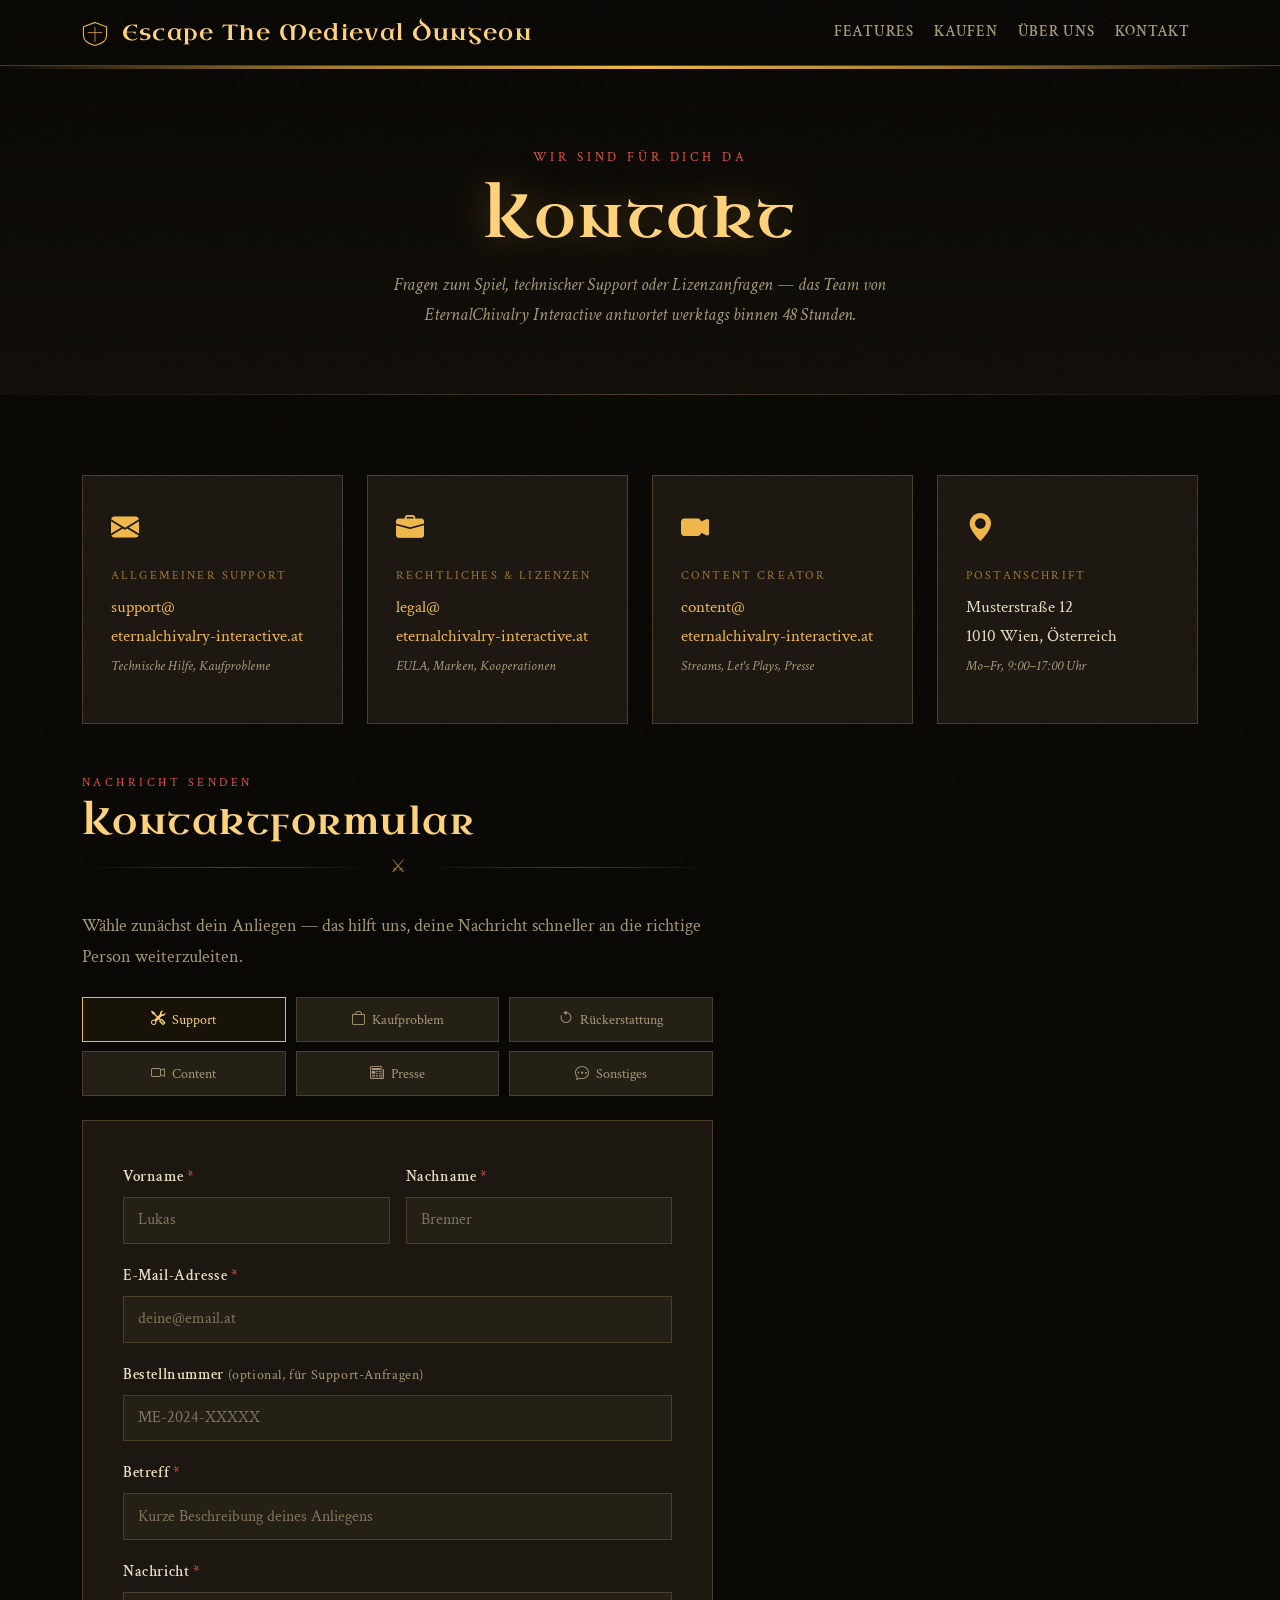
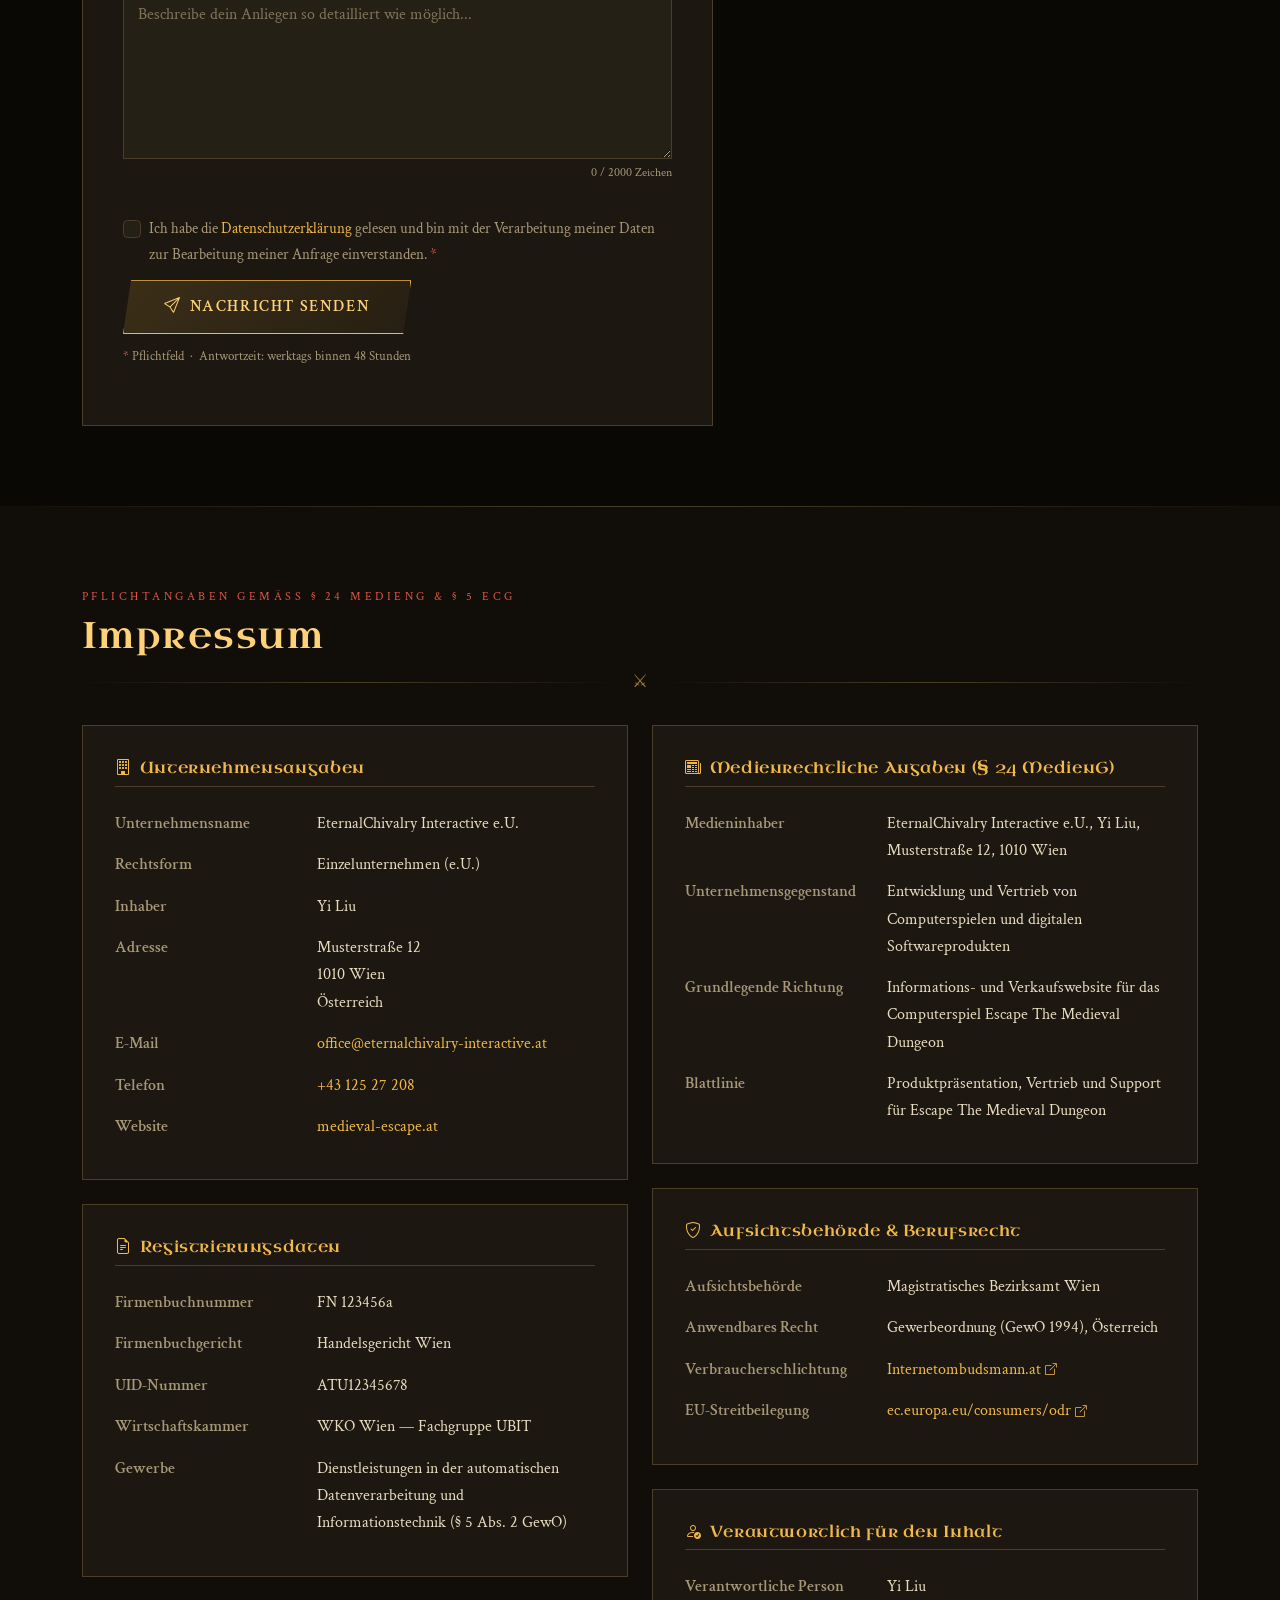
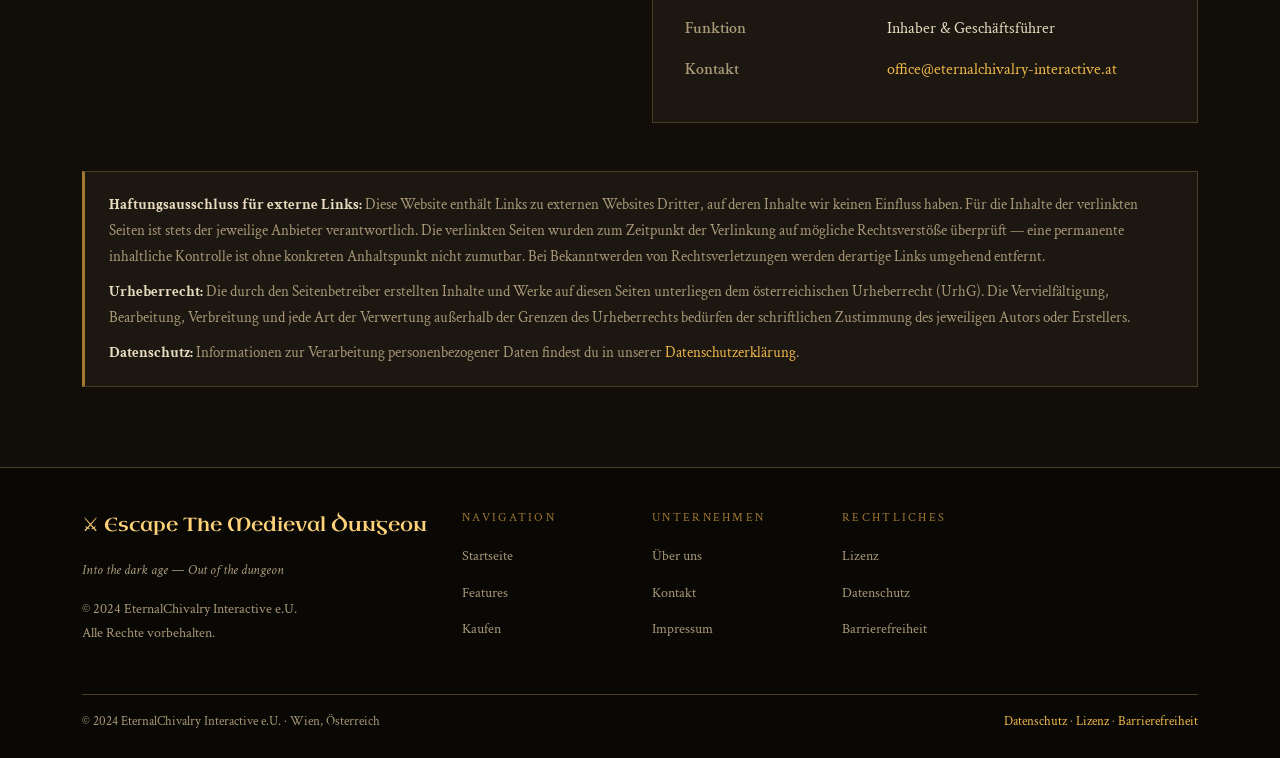
<file: pages/contact.html>
<!DOCTYPE html>
<html lang="de">
<head>
  <meta charset="UTF-8" />
  <meta name="viewport" content="width=device-width, initial-scale=1.0" />
  <title>Kontakt & Impressum – Escape The Medieval Dungeon</title>

  <link href="https://cdn.jsdelivr.net/npm/bootstrap@5.3.3/dist/css/bootstrap.min.css" rel="stylesheet" />
  <link href="https://cdn.jsdelivr.net/npm/bootstrap-icons@1.11.3/font/bootstrap-icons.min.css" rel="stylesheet" />
  <link href="https://fonts.googleapis.com/css2?family=Uncial+Antiqua&family=Crimson+Text:ital,wght@0,400;0,600;1,400&display=swap" rel="stylesheet" />

  <style>
    :root {
      --black:       #0a0805;
      --deep:        #110e09;
      --surface:     #1c1710;
      --surface2:    #252015;
      --border:      #4a3e28;
      --gold:        #f0b84a;
      --gold-light:  #ffd27a;
      --gold-dim:    #a07830;
      --blood:       #c0392b;
      --blood-light: #e05545;
      --text:        #e8dcc0;
      --text-dim:    #a89878;
      --white:       #f8f0e0;
    }

    *, *::before, *::after { box-sizing: border-box; }
    html { scroll-behavior: smooth; }

    body {
      background-color: var(--black);
      color: var(--text);
      font-family: 'Crimson Text', Georgia, serif;
      font-size: 1.1rem;
      line-height: 1.75;
      overflow-x: hidden;
    }

    body::before {
      content: '';
      position: fixed; inset: 0;
      background-image: url("data:image/svg+xml,%3Csvg xmlns='http://www.w3.org/2000/svg' width='300' height='300'%3E%3Cfilter id='n'%3E%3CfeTurbulence type='fractalNoise' baseFrequency='0.75' numOctaves='4' stitchTiles='stitch'/%3E%3C/filter%3E%3Crect width='300' height='300' filter='url(%23n)' opacity='0.04'/%3E%3C/svg%3E");
      pointer-events: none; z-index: 9999; opacity: 0.5;
    }

    h1, h2, h3, h4 {
      font-family: 'Uncial Antiqua', serif;
      color: var(--gold-light);
      letter-spacing: 0.04em;
    }

    a { color: var(--gold); text-decoration: none; transition: color 0.2s; }
    a:hover { color: var(--gold-light); text-decoration: underline; }

    /* ── Navbar ─────────────────────────────────────────────── */
    .navbar {
      background: linear-gradient(180deg, rgba(10,8,5,0.98), rgba(10,8,5,0.85));
      border-bottom: 1px solid var(--border);
      backdrop-filter: blur(8px);
      position: sticky; top: 0; z-index: 1000;
    }
    .navbar-brand {
      font-family: 'Uncial Antiqua', serif;
      font-size: 1.4rem;
      color: var(--gold-light) !important;
      letter-spacing: 0.06em;
    }
    .navbar-nav .nav-link {
      color: var(--text-dim) !important;
      font-size: 0.95rem; font-weight: 600;
      letter-spacing: 0.05em; text-transform: uppercase;
      transition: color 0.2s;
    }
    .navbar-nav .nav-link:hover { color: var(--gold-light) !important; }
    .navbar-toggler { border-color: var(--border); }
    .navbar-toggler-icon {
      background-image: url("data:image/svg+xml,%3csvg xmlns='http://www.w3.org/2000/svg' viewBox='0 0 30 30'%3e%3cpath stroke='rgba%28240,184,74,0.8%29' stroke-linecap='round' stroke-miterlimit='10' stroke-width='2' d='M4 7h22M4 15h22M4 23h22'/%3e%3c/svg%3e");
    }

    /* ── Page header ─────────────────────────────────────────── */
    .page-header {
      position: relative;
      padding: 5rem 0 4rem;
      text-align: center;
      background: linear-gradient(180deg, var(--black) 0%, var(--deep) 100%);
    }
    .page-header::before {
      content: '';
      position: absolute; top: 0; left: 0; right: 0; height: 3px;
      background: linear-gradient(90deg, transparent, var(--gold-dim), var(--gold), var(--gold-dim), transparent);
    }
    .page-header::after {
      content: '';
      position: absolute; bottom: 0; left: 0; right: 0; height: 1px;
      background: linear-gradient(90deg, transparent, var(--border), transparent);
    }
    .page-eyebrow {
      font-size: 0.8rem; letter-spacing: 0.3em;
      text-transform: uppercase; color: var(--blood-light);
      display: block; margin-bottom: 0.75rem;
    }
    .page-title {
      font-size: clamp(2.2rem, 5vw, 3.8rem);
      margin-bottom: 1rem;
      text-shadow: 0 0 40px rgba(240,184,74,0.3);
    }
    .page-lead {
      color: var(--text-dim); font-style: italic;
      font-size: 1.1rem; max-width: 580px; margin: 0 auto;
    }

    /* ── Section helpers ─────────────────────────────────────── */
    .section { padding: 5rem 0; }
    .section-alt { background: var(--deep); }
    .section-label {
      font-size: 0.78rem; letter-spacing: 0.28em;
      text-transform: uppercase; color: var(--blood-light);
      display: block; margin-bottom: 0.4rem;
    }
    .section-title { font-size: clamp(1.6rem, 3vw, 2.3rem); margin-bottom: 0.5rem; }
    .rune-divider {
      display: flex; align-items: center; gap: 1rem;
      margin: 0.5rem 0 1.75rem; color: var(--gold-dim);
    }
    .rune-divider::before, .rune-divider::after {
      content: ''; flex: 1; height: 1px;
      background: linear-gradient(90deg, transparent, var(--border), transparent);
    }

    /* ── Contact info cards ──────────────────────────────────── */
    .info-card {
      background: var(--surface);
      border: 1px solid var(--border);
      padding: 1.75rem;
      height: 100%;
      transition: border-color 0.3s, transform 0.3s;
      position: relative;
    }
    .info-card:hover { border-color: var(--gold-dim); transform: translateY(-3px); }
    .info-card-icon {
      font-size: 1.75rem;
      color: var(--gold);
      margin-bottom: 0.75rem;
      display: block;
    }
    .info-card-title {
      font-size: 0.75rem; letter-spacing: 0.18em;
      text-transform: uppercase; color: var(--gold-dim);
      margin-bottom: 0.4rem;
    }
    .info-card-value {
      font-size: 1.05rem; color: var(--text);
      margin: 0;
    }
    .info-card-sub {
      font-size: 0.88rem; color: var(--text-dim);
      font-style: italic; margin-top: 0.2rem;
    }

    /* ── Contact form ────────────────────────────────────────── */
    .contact-form-wrap {
      background: var(--surface);
      border: 1px solid var(--border);
      padding: 2.5rem;
    }
    @media (max-width: 575px) { .contact-form-wrap { padding: 1.5rem; } }

    .form-label {
      color: var(--text);
      font-size: 0.95rem;
      font-weight: 600;
      letter-spacing: 0.04em;
      margin-bottom: 0.4rem;
    }
    .form-control, .form-select {
      background: var(--surface2);
      border: 1px solid var(--border);
      color: var(--text);
      border-radius: 0;
      font-family: 'Crimson Text', serif;
      font-size: 1rem;
      padding: 0.65rem 0.9rem;
      transition: border-color 0.2s, box-shadow 0.2s;
    }
    .form-control:focus, .form-select:focus {
      background: var(--surface2);
      border-color: var(--gold-dim);
      color: var(--text);
      box-shadow: 0 0 0 3px rgba(240,184,74,0.12);
      outline: none;
    }
    .form-control::placeholder { color: var(--text-dim); opacity: 0.7; }
    .form-select option { background: var(--surface2); color: var(--text); }

    .form-check-input {
      background-color: var(--surface2);
      border-color: var(--border);
      border-radius: 0;
    }
    .form-check-input:checked {
      background-color: var(--gold-dim);
      border-color: var(--gold-dim);
    }
    .form-check-input:focus { box-shadow: 0 0 0 3px rgba(240,184,74,0.12); }
    .form-check-label { color: var(--text-dim); font-size: 0.95rem; }

    .btn-medieval {
      font-family: 'Crimson Text', serif;
      font-weight: 600; font-size: 1rem;
      letter-spacing: 0.1em; text-transform: uppercase;
      padding: 0.75rem 2.5rem;
      border: 1px solid var(--gold);
      background: linear-gradient(135deg, rgba(240,184,74,0.15), rgba(240,184,74,0.05));
      color: var(--gold-light);
      position: relative; overflow: hidden;
      transition: all 0.3s;
      clip-path: polygon(8px 0%, 100% 0%, calc(100% - 8px) 100%, 0% 100%);
      cursor: pointer;
    }
    .btn-medieval:hover {
      color: var(--white);
      border-color: var(--gold-light);
      box-shadow: 0 0 20px rgba(240,184,74,0.25);
      background: linear-gradient(135deg, rgba(240,184,74,0.25), rgba(240,184,74,0.1));
    }
    .btn-medieval:focus-visible {
      outline: 2px solid var(--gold);
      outline-offset: 3px;
    }

    /* Form success state */
    .form-success {
      display: none;
      background: var(--surface);
      border: 1px solid #4a9a4a;
      border-left: 3px solid #7acc7a;
      padding: 1.5rem;
      text-align: center;
    }
    .form-success.visible { display: block; }
    .form-success i { font-size: 2rem; color: #7acc7a; margin-bottom: 0.5rem; display: block; }
    .form-success p { color: var(--text); margin: 0; }

    /* Field character counter */
    .char-count {
      font-size: 0.78rem;
      color: var(--text-dim);
      text-align: right;
      margin-top: 0.2rem;
    }

    /* ── Topic buttons ───────────────────────────────────────── */
    .topic-grid {
      display: grid;
      grid-template-columns: repeat(auto-fit, minmax(160px, 1fr));
      gap: 0.6rem;
      margin-bottom: 1.5rem;
    }
    .topic-btn {
      background: var(--surface2);
      border: 1px solid var(--border);
      color: var(--text-dim);
      font-family: 'Crimson Text', serif;
      font-size: 0.9rem;
      padding: 0.55rem 0.75rem;
      cursor: pointer;
      transition: all 0.2s;
      text-align: center;
    }
    .topic-btn:hover, .topic-btn.active {
      border-color: var(--gold-dim);
      color: var(--gold-light);
      background: rgba(240,184,74,0.06);
    }
    .topic-btn.active { border-color: var(--gold); }

    /* ── FAQ ─────────────────────────────────────────────────── */
    .faq-item {
      border-bottom: 1px solid var(--border);
    }
    .faq-question {
      width: 100%;
      background: none;
      border: none;
      color: var(--text);
      font-family: 'Crimson Text', serif;
      font-size: 1.05rem;
      font-weight: 600;
      text-align: left;
      padding: 1rem 0;
      cursor: pointer;
      display: flex;
      justify-content: space-between;
      align-items: center;
      gap: 1rem;
      transition: color 0.2s;
    }
    .faq-question:hover { color: var(--gold-light); }
    .faq-question:focus-visible { outline: 2px solid var(--gold); outline-offset: 2px; }
    .faq-question i { flex-shrink: 0; color: var(--gold-dim); transition: transform 0.3s; }
    .faq-question[aria-expanded="true"] i { transform: rotate(45deg); color: var(--gold); }
    .faq-answer {
      color: var(--text-dim);
      font-size: 1rem;
      padding-bottom: 1.25rem;
      display: none;
    }
    .faq-answer.open { display: block; }

    /* ── Impressum ───────────────────────────────────────────── */
    .impressum-section {
      background: var(--deep);
      padding: 5rem 0;
      position: relative;
    }
    .impressum-section::before {
      content: '';
      position: absolute; top: 0; left: 0; right: 0; height: 1px;
      background: linear-gradient(90deg, transparent, var(--border), transparent);
    }

    .impressum-block {
      background: var(--surface);
      border: 1px solid var(--border);
      padding: 2rem;
      margin-bottom: 1.5rem;
    }
    .impressum-block h3 {
      font-size: 1rem;
      color: var(--gold);
      margin-bottom: 1rem;
      padding-bottom: 0.5rem;
      border-bottom: 1px solid var(--border);
    }
    .impressum-table { width: 100%; }
    .impressum-table td {
      padding: 0.45rem 0;
      font-size: 0.97rem;
      vertical-align: top;
    }
    .impressum-table td:first-child {
      color: var(--text-dim);
      width: 42%;
      font-weight: 600;
    }
    .impressum-table td:last-child { color: var(--text); }

    .legal-notice {
      border: 1px solid var(--border);
      border-left: 3px solid var(--gold-dim);
      background: var(--surface);
      padding: 1.25rem 1.5rem;
      margin-top: 1.5rem;
    }
    .legal-notice p { color: var(--text-dim); font-size: 0.92rem; margin: 0; }
    .legal-notice p + p { margin-top: 0.6rem; }

    /* ── Footer ─────────────────────────────────────────────── */
    footer {
      background: var(--black);
      border-top: 1px solid var(--border);
      padding: 2.5rem 0 1.5rem;
    }
    .footer-brand { font-family: 'Uncial Antiqua', serif; font-size: 1.2rem; color: var(--gold-light); }
    .footer-links { list-style: none; padding: 0; margin: 0; }
    .footer-links li { margin-bottom: 0.35rem; }
    .footer-links a { color: var(--text-dim); font-size: 0.9rem; }
    .footer-links a:hover { color: var(--gold); }
    .footer-heading { font-size: 0.72rem; letter-spacing: 0.2em; text-transform: uppercase; color: var(--gold-dim); margin-bottom: 0.75rem; }
    .footer-bottom { border-top: 1px solid var(--border); margin-top: 2rem; padding-top: 1rem; font-size: 0.82rem; color: var(--text-dim); }

    @keyframes fadeUp {
      from { opacity: 0; transform: translateY(20px); }
      to   { opacity: 1; transform: translateY(0); }
    }
    .fade-up { animation: fadeUp 0.6s ease forwards; }
    .delay-1 { animation-delay: 0.1s; opacity: 0; }
    .delay-2 { animation-delay: 0.25s; opacity: 0; }
    .delay-3 { animation-delay: 0.4s; opacity: 0; }
  </style>
</head>
<body>

<!-- ═══════════════════ NAVBAR ═══════════════════════ -->
<nav class="navbar navbar-expand-lg" aria-label="Hauptnavigation">
  <div class="container">
    <a class="navbar-brand" href="../index.html">
      <svg width="26" height="26" viewBox="0 0 36 36" fill="none" aria-hidden="true" style="margin-right:0.4rem">
        <path d="M18 2 L34 8 L34 20 Q34 30 18 34 Q2 30 2 20 L2 8 Z" fill="none" stroke="#f0b84a" stroke-width="1.5"/>
        <line x1="18" y1="8" x2="18" y2="29" stroke="#f0b84a" stroke-width="1"/>
        <line x1="8" y1="16" x2="28" y2="16" stroke="#f0b84a" stroke-width="1"/>
      </svg>
      Escape The Medieval Dungeon
    </a>
    <button class="navbar-toggler" type="button" data-bs-toggle="collapse" data-bs-target="#navMenu"
      aria-controls="navMenu" aria-expanded="false" aria-label="Navigation öffnen">
      <span class="navbar-toggler-icon"></span>
    </button>
    <div class="collapse navbar-collapse" id="navMenu">
      <ul class="navbar-nav ms-auto gap-lg-1">
        <li class="nav-item"><a class="nav-link" href="../index.html#features">Features</a></li>
        <li class="nav-item"><a class="nav-link" href="../index.html#pricing">Kaufen</a></li>
        <li class="nav-item"><a class="nav-link" href="about.html">Über uns</a></li>
        <li class="nav-item"><a class="nav-link" href="contact.html" aria-current="page">Kontakt</a></li>
      </ul>
    </div>
  </div>
</nav>

<!-- ═══════════════════ PAGE HEADER ═══════════════════ -->
<header class="page-header">
  <div class="container">
    <span class="page-eyebrow fade-up delay-1">Wir sind für dich da</span>
    <h1 class="page-title fade-up delay-2">Kontakt</h1>
    <p class="page-lead fade-up delay-3">
      Fragen zum Spiel, technischer Support oder Lizenzanfragen —
      das Team von EternalChivalry Interactive antwortet werktags binnen 48 Stunden.
    </p>
  </div>
</header>

<main>

<!-- ═══════════════════ KONTAKTINFOS ══════════════════ -->
<section class="section" aria-labelledby="contact-info-heading">
  <div class="container">
    <div class="visually-hidden" id="contact-info-heading">Kontaktinformationen</div>

    <div class="row g-4 mb-5">
      <div class="col-sm-6 col-lg-3">
        <div class="info-card">
          <i class="bi bi-envelope-fill info-card-icon" aria-hidden="true"></i>
          <p class="info-card-title">Allgemeiner Support</p>
          <p class="info-card-value">
            <a href="mailto:support@eternalchivalry-interactive.at">support@<br>eternalchivalry-interactive.at</a>
          </p>
          <p class="info-card-sub">Technische Hilfe, Kaufprobleme</p>
        </div>
      </div>
      <div class="col-sm-6 col-lg-3">
        <div class="info-card">
          <i class="bi bi-briefcase-fill info-card-icon" aria-hidden="true"></i>
          <p class="info-card-title">Rechtliches &amp; Lizenzen</p>
          <p class="info-card-value">
            <a href="mailto:legal@eternalchivalry-interactive.at">legal@<br>eternalchivalry-interactive.at</a>
          </p>
          <p class="info-card-sub">EULA, Marken, Kooperationen</p>
        </div>
      </div>
      <div class="col-sm-6 col-lg-3">
        <div class="info-card">
          <i class="bi bi-camera-video-fill info-card-icon" aria-hidden="true"></i>
          <p class="info-card-title">Content Creator</p>
          <p class="info-card-value">
            <a href="mailto:content@eternalchivalry-interactive.at">content@<br>eternalchivalry-interactive.at</a>
          </p>
          <p class="info-card-sub">Streams, Let's Plays, Presse</p>
        </div>
      </div>
      <div class="col-sm-6 col-lg-3">
        <div class="info-card">
          <i class="bi bi-geo-alt-fill info-card-icon" aria-hidden="true"></i>
          <p class="info-card-title">Postanschrift</p>
          <p class="info-card-value">Musterstraße 12<br>1010 Wien, Österreich</p>
          <p class="info-card-sub">Mo–Fr, 9:00–17:00 Uhr</p>
        </div>
      </div>
    </div>

    <!-- Contact form + FAQ -->
    <div class="row g-5">

      <!-- Form -->
      <div class="col-lg-7">
        <span class="section-label">Nachricht senden</span>
        <h2 class="section-title">Kontaktformular</h2>
        <div class="rune-divider" aria-hidden="true">⚔</div>

        <p style="color:var(--text-dim); margin-bottom:1.5rem;">
          Wähle zunächst dein Anliegen — das hilft uns, deine Nachricht schneller
          an die richtige Person weiterzuleiten.
        </p>

        <!-- Topic selector -->
        <div class="topic-grid" role="group" aria-label="Anliegen auswählen">
          <button class="topic-btn active" onclick="setTopic(this, 'Technischer Support')" type="button">
            <i class="bi bi-tools me-1" aria-hidden="true"></i> Support
          </button>
          <button class="topic-btn" onclick="setTopic(this, 'Kaufproblem')" type="button">
            <i class="bi bi-bag me-1" aria-hidden="true"></i> Kaufproblem
          </button>
          <button class="topic-btn" onclick="setTopic(this, 'Rückerstattung')" type="button">
            <i class="bi bi-arrow-counterclockwise me-1" aria-hidden="true"></i> Rückerstattung
          </button>
          <button class="topic-btn" onclick="setTopic(this, 'Content Creation')" type="button">
            <i class="bi bi-camera-video me-1" aria-hidden="true"></i> Content
          </button>
          <button class="topic-btn" onclick="setTopic(this, 'Presse / PR')" type="button">
            <i class="bi bi-newspaper me-1" aria-hidden="true"></i> Presse
          </button>
          <button class="topic-btn" onclick="setTopic(this, 'Sonstiges')" type="button">
            <i class="bi bi-chat-dots me-1" aria-hidden="true"></i> Sonstiges
          </button>
        </div>

        <div class="contact-form-wrap">
          <!-- Success message (hidden until submit) -->
          <div class="form-success" id="formSuccess" role="status" aria-live="polite">
            <i class="bi bi-check-circle-fill" aria-hidden="true"></i>
            <p><strong style="color:var(--gold-light);">Nachricht gesendet!</strong><br>
            Wir melden uns werktags binnen 48 Stunden. Danke für deine Nachricht.</p>
          </div>

          <!-- Form (mocked — no backend) -->
          <div id="contactFormInner">
            <div class="row g-3">
              <div class="col-sm-6">
                <label for="fname" class="form-label">Vorname <span aria-hidden="true" style="color:var(--blood-light)">*</span></label>
                <input type="text" class="form-control" id="fname" name="fname"
                  placeholder="Lukas" autocomplete="given-name"
                  required aria-required="true" />
              </div>
              <div class="col-sm-6">
                <label for="lname" class="form-label">Nachname <span aria-hidden="true" style="color:var(--blood-light)">*</span></label>
                <input type="text" class="form-control" id="lname" name="lname"
                  placeholder="Brenner" autocomplete="family-name"
                  required aria-required="true" />
              </div>
              <div class="col-12">
                <label for="email" class="form-label">E-Mail-Adresse <span aria-hidden="true" style="color:var(--blood-light)">*</span></label>
                <input type="email" class="form-control" id="email" name="email"
                  placeholder="deine@email.at" autocomplete="email"
                  required aria-required="true" />
              </div>
              <div class="col-12">
                <label for="orderid" class="form-label">
                  Bestellnummer
                  <span style="color:var(--text-dim); font-weight:400; font-size:0.88rem;">(optional, für Support-Anfragen)</span>
                </label>
                <input type="text" class="form-control" id="orderid" name="orderid"
                  placeholder="ME-2024-XXXXX" />
              </div>
              <div class="col-12">
                <label for="subject" class="form-label">Betreff <span aria-hidden="true" style="color:var(--blood-light)">*</span></label>
                <input type="text" class="form-control" id="subject" name="subject"
                  placeholder="Kurze Beschreibung deines Anliegens"
                  required aria-required="true" />
              </div>
              <div class="col-12">
                <label for="message" class="form-label">Nachricht <span aria-hidden="true" style="color:var(--blood-light)">*</span></label>
                <textarea class="form-control" id="message" name="message"
                  rows="6" maxlength="2000"
                  placeholder="Beschreibe dein Anliegen so detailliert wie möglich..."
                  required aria-required="true"
                  oninput="updateCharCount(this)"></textarea>
                <p class="char-count" id="charCount" aria-live="polite">0 / 2000 Zeichen</p>
              </div>

              <!-- Hidden topic field -->
              <input type="hidden" id="topicField" name="topic" value="Technischer Support" />

              <div class="col-12">
                <div class="form-check">
                  <input class="form-check-input" type="checkbox" id="privacyCheck"
                    required aria-required="true" />
                  <label class="form-check-label" for="privacyCheck">
                    Ich habe die <a href="privacy.html">Datenschutzerklärung</a> gelesen und bin mit
                    der Verarbeitung meiner Daten zur Bearbeitung meiner Anfrage einverstanden.
                    <span aria-hidden="true" style="color:var(--blood-light)"> *</span>
                  </label>
                </div>
              </div>

              <div class="col-12 mt-2">
                <button type="button" class="btn-medieval" onclick="submitForm()" aria-label="Nachricht absenden">
                  <i class="bi bi-send me-2" aria-hidden="true"></i>Nachricht senden
                </button>
                <p style="font-size:0.82rem; color:var(--text-dim); margin-top:0.75rem;">
                  <span aria-hidden="true" style="color:var(--blood-light)">*</span> Pflichtfeld &nbsp;·&nbsp;
                  Antwortzeit: werktags binnen 48 Stunden
                </p>
              </div>
            </div>
          </div><!-- end #contactFormInner -->
        </div>
      </div>

      <!-- FAQ -->
      <!-- <div class="col-lg-5">
        <span class="section-label">Häufige Fragen</span>
        <h2 class="section-title">FAQ</h2>
        <div class="rune-divider" aria-hidden="true">⚔</div>

        <div class="faq-list" role="list">

          <div class="faq-item" role="listitem">
            <button class="faq-question" aria-expanded="false" onclick="toggleFaq(this)">
              Wie erhalte ich meine Spieledateien nach dem Kauf?
              <i class="bi bi-plus-lg" aria-hidden="true"></i>
            </button>
            <div class="faq-answer" role="region">
              Nach dem Kauf erhältst du sofort eine E-Mail mit deinem persönlichen Download-Link.
              Der Link ist 30 Tage gültig und kann bis zu 5-mal genutzt werden. Bei Problemen
              wende dich an unseren Support unter Angabe deiner Bestellnummer.
            </div>
          </div>

          <div class="faq-item" role="listitem">
            <button class="faq-question" aria-expanded="false" onclick="toggleFaq(this)">
              Auf wie vielen Geräten kann ich das Spiel installieren?
              <i class="bi bi-plus-lg" aria-hidden="true"></i>
            </button>
            <div class="faq-answer" role="region">
              Die Lizenz erlaubt die gleichzeitige Installation auf bis zu 3 eigenen Geräten.
              Alle gängigen Desktop-Betriebssysteme werden unterstützt: Windows 10/11, macOS 11+
              und Ubuntu 20.04+.
            </div>
          </div>

          <div class="faq-item" role="listitem">
            <button class="faq-question" aria-expanded="false" onclick="toggleFaq(this)">
              Wie funktioniert die 14-Tage-Rückgabe?
              <i class="bi bi-plus-lg" aria-hidden="true"></i>
            </button>
            <div class="faq-answer" role="region">
              Gemäß EU-Verbraucherrecht gilt ein Widerrufsrecht von 14 Tagen ab Kaufdatum,
              sofern der Download noch nicht begonnen hat. Nach Beginn des Downloads erlischt
              das Recht gemäß § 18 FAGG. Schreib uns an
              <a href="mailto:support@eternalchivalry-interactive.at">support@eternalchivalry-interactive.at</a>
              mit deiner Bestellnummer.
            </div>
          </div>

          <div class="faq-item" role="listitem">
            <button class="faq-question" aria-expanded="false" onclick="toggleFaq(this)">
              Darf ich das Spiel auf YouTube/Twitch streamen?
              <i class="bi bi-plus-lg" aria-hidden="true"></i>
            </button>
            <div class="faq-answer" role="region">
              Für nicht-monetarisierte Streams und Videos: ja, ausdrücklich erlaubt.
              Für monetarisierte Inhalte (z. B. YouTube-Monetarisierung, Twitch-Subs) ist eine
              kostenlose schriftliche Genehmigung erforderlich — einfach an
              <a href="mailto:content@eternalchivalry-interactive.at">content@eternalchivalry-interactive.at</a>
              schreiben.
            </div>
          </div>

          <div class="faq-item" role="listitem">
            <button class="faq-question" aria-expanded="false" onclick="toggleFaq(this)">
              Was beinhaltet die Deluxe-Edition zusätzlich?
              <i class="bi bi-plus-lg" aria-hidden="true"></i>
            </button>
            <div class="faq-answer" role="region">
              Die Deluxe-Edition enthält das vollständige Spiel plus: den kompletten
              Soundtrack als FLAC und MP3 (40+ Minuten), ein digitales Artbook als PDF (80 Seiten)
              mit Konzeptzeichnungen und Designnotizen, sowie alle zukünftigen DLCs ohne Aufpreis.
            </div>
          </div>

          <div class="faq-item" role="listitem">
            <button class="faq-question" aria-expanded="false" onclick="toggleFaq(this)">
              Das Spiel startet nicht — was tun?
              <i class="bi bi-plus-lg" aria-hidden="true"></i>
            </button>
            <div class="faq-answer" role="region">
              Stelle sicher, dass dein System die Mindestanforderungen erfüllt und alle
              Grafik- und Audiotreiber aktuell sind. Starte das Spiel als Administrator.
              Wenn das Problem bestehen bleibt, schreibe uns mit Betriebssystem, Grafikkarte
              und einer Beschreibung des Fehlers an
              <a href="mailto:support@eternalchivalry-interactive.at">support@eternalchivalry-interactive.at</a>.
            </div>
          </div>

        </div> end .faq-list -->
      <!-- </div> -->

    </div>
  </div>
</section>

<!-- ═══════════════════ IMPRESSUM ═════════════════════ -->
<section class="impressum-section" id="impressum" aria-labelledby="impressum-heading">
  <div class="container">
    <span class="section-label">Pflichtangaben gemäß § 24 MedienG &amp; § 5 ECG</span>
    <h2 class="section-title" id="impressum-heading">Impressum</h2>
    <div class="rune-divider" aria-hidden="true">⚔</div>

    <div class="row g-4">

      <!-- Unternehmensangaben -->
      <div class="col-lg-6">
        <div class="impressum-block">
          <h3><i class="bi bi-building me-2" aria-hidden="true"></i>Unternehmensangaben</h3>
          <table class="impressum-table" aria-label="Unternehmensangaben">
            <tbody>
              <tr>
                <td>Unternehmensname</td>
                <td>EternalChivalry Interactive e.U.</td>
              </tr>
              <tr>
                <td>Rechtsform</td>
                <td>Einzelunternehmen (e.U.)</td>
              </tr>
              <tr>
                <td>Inhaber</td>
                <td>Yi Liu</td>
              </tr>
              <tr>
                <td>Adresse</td>
                <td>Musterstraße 12<br>1010 Wien<br>Österreich</td>
              </tr>
              <tr>
                <td>E-Mail</td>
                <td><a href="mailto:office@eternalchivalry-interactive.at">office@eternalchivalry-interactive.at</a></td>
              </tr>
              <tr>
                <td>Telefon</td>
                <td><a href="tel:+4312345678">+43 125 27 208</a></td>
              </tr>
              <tr>
                <td>Website</td>
                <td><a href="../index.html">medieval-escape.at</a></td>
              </tr>
            </tbody>
          </table>
        </div>

        <div class="impressum-block">
          <h3><i class="bi bi-file-earmark-text me-2" aria-hidden="true"></i>Registrierungsdaten</h3>
          <table class="impressum-table" aria-label="Registrierungsdaten">
            <tbody>
              <tr>
                <td>Firmenbuchnummer</td>
                <td>FN 123456a</td>
              </tr>
              <tr>
                <td>Firmenbuchgericht</td>
                <td>Handelsgericht Wien</td>
              </tr>
              <tr>
                <td>UID-Nummer</td>
                <td>ATU12345678</td>
              </tr>
              <tr>
                <td>Wirtschaftskammer</td>
                <td>WKO Wien — Fachgruppe UBIT</td>
              </tr>
              <tr>
                <td>Gewerbe</td>
                <td>Dienstleistungen in der automatischen Datenverarbeitung und Informationstechnik (§ 5 Abs. 2 GewO)</td>
              </tr>
            </tbody>
          </table>
        </div>
      </div>

      <!-- Medienrechtliche & weitere Angaben -->
      <div class="col-lg-6">
        <div class="impressum-block">
          <h3><i class="bi bi-newspaper me-2" aria-hidden="true"></i>Medienrechtliche Angaben (§ 24 MedienG)</h3>
          <table class="impressum-table" aria-label="Medienrechtliche Angaben">
            <tbody>
              <tr>
                <td>Medieninhaber</td>
                <td>EternalChivalry Interactive e.U., Yi Liu, Musterstraße 12, 1010 Wien</td>
              </tr>
              <tr>
                <td>Unternehmensgegenstand</td>
                <td>Entwicklung und Vertrieb von Computerspielen und digitalen Softwareprodukten</td>
              </tr>
              <tr>
                <td>Grundlegende Richtung</td>
                <td>Informations- und Verkaufswebsite für das Computerspiel Escape The Medieval Dungeon</td>
              </tr>
              <tr>
                <td>Blattlinie</td>
                <td>Produktpräsentation, Vertrieb und Support für Escape The Medieval Dungeon</td>
              </tr>
            </tbody>
          </table>
        </div>

        <div class="impressum-block">
          <h3><i class="bi bi-shield-check me-2" aria-hidden="true"></i>Aufsichtsbehörde &amp; Berufsrecht</h3>
          <table class="impressum-table" aria-label="Aufsichtsbehörde">
            <tbody>
              <tr>
                <td>Aufsichtsbehörde</td>
                <td>Magistratisches Bezirksamt Wien</td>
              </tr>
              <tr>
                <td>Anwendbares Recht</td>
                <td>Gewerbeordnung (GewO 1994), Österreich</td>
              </tr>
              <tr>
                <td>Verbraucher­schlichtung</td>
                <td>
                  <a href="https://www.internetombudsmann.at" target="_blank" rel="noopener noreferrer">
                    Internetombudsmann.at <i class="bi bi-box-arrow-up-right" style="font-size:0.75em" aria-label="Öffnet in neuem Tab"></i>
                  </a>
                </td>
              </tr>
              <tr>
                <td>EU-Streitbeilegung</td>
                <td>
                  <a href="https://ec.europa.eu/consumers/odr" target="_blank" rel="noopener noreferrer">
                    ec.europa.eu/consumers/odr <i class="bi bi-box-arrow-up-right" style="font-size:0.75em" aria-label="Öffnet in neuem Tab"></i>
                  </a>
                </td>
              </tr>
            </tbody>
          </table>
        </div>

        <div class="impressum-block">
          <h3><i class="bi bi-person-check me-2" aria-hidden="true"></i>Verantwortlich für den Inhalt</h3>
          <table class="impressum-table" aria-label="Verantwortlich für den Inhalt">
            <tbody>
              <tr>
                <td>Verantwortliche Person</td>
                <td>Yi Liu</td>
              </tr>
              <tr>
                <td>Funktion</td>
                <td>Inhaber &amp; Geschäftsführer</td>
              </tr>
              <tr>
                <td>Kontakt</td>
                <td><a href="mailto:office@eternalchivalry-interactive.at">office@eternalchivalry-interactive.at</a></td>
              </tr>
            </tbody>
          </table>
        </div>
      </div>

    </div><!-- end .row -->

    <!-- Legal notices -->
    <div class="legal-notice" role="note" aria-label="Rechtliche Hinweise">
      <p>
        <strong style="color:var(--text);">Haftungsausschluss für externe Links:</strong>
        Diese Website enthält Links zu externen Websites Dritter, auf deren Inhalte wir keinen
        Einfluss haben. Für die Inhalte der verlinkten Seiten ist stets der jeweilige Anbieter
        verantwortlich. Die verlinkten Seiten wurden zum Zeitpunkt der Verlinkung auf mögliche
        Rechtsverstöße überprüft — eine permanente inhaltliche Kontrolle ist ohne konkreten
        Anhaltspunkt nicht zumutbar. Bei Bekanntwerden von Rechtsverletzungen werden derartige
        Links umgehend entfernt.
      </p>
      <p>
        <strong style="color:var(--text);">Urheberrecht:</strong>
        Die durch den Seitenbetreiber erstellten Inhalte und Werke auf diesen Seiten unterliegen
        dem österreichischen Urheberrecht (UrhG). Die Vervielfältigung, Bearbeitung, Verbreitung
        und jede Art der Verwertung außerhalb der Grenzen des Urheberrechts bedürfen der
        schriftlichen Zustimmung des jeweiligen Autors oder Erstellers.
      </p>
      <p>
        <strong style="color:var(--text);">Datenschutz:</strong>
        Informationen zur Verarbeitung personenbezogener Daten findest du in unserer
        <a href="privacy.html">Datenschutzerklärung</a>.
      </p>
    </div>

  </div>
</section>

</main>

<!-- ═══════════════════ FOOTER ════════════════════════ -->
<footer>
  <div class="container">
    <div class="row g-4">
      <div class="col-lg-4">
        <p class="footer-brand">⚔ Escape The Medieval Dungeon</p>
        <p style="font-size:0.88rem; color:var(--text-dim); font-style:italic; margin-top:0.25rem;">
          Into the dark age — Out of the dungeon
        </p>
        <p style="font-size:0.85rem; color:var(--text-dim); margin-top:0.75rem;">
          © 2024 EternalChivalry Interactive e.U.<br>Alle Rechte vorbehalten.
        </p>
      </div>
      <div class="col-6 col-lg-2">
        <p class="footer-heading">Navigation</p>
        <ul class="footer-links">
          <li><a href="../index.html">Startseite</a></li>
          <li><a href="../index.html#features">Features</a></li>
          <li><a href="../index.html#pricing">Kaufen</a></li>
        </ul>
      </div>
      <div class="col-6 col-lg-2">
        <p class="footer-heading">Unternehmen</p>
        <ul class="footer-links">
          <li><a href="about.html">Über uns</a></li>
          <li><a href="contact.html">Kontakt</a></li>
          <li><a href="contact.html#impressum">Impressum</a></li>
        </ul>
      </div>
      <div class="col-6 col-lg-2">
        <p class="footer-heading">Rechtliches</p>
        <ul class="footer-links">
          <li><a href="license.html">Lizenz</a></li>
          <li><a href="privacy.html">Datenschutz</a></li>
          <li><a href="accessibility.html">Barrierefreiheit</a></li>
        </ul>
      </div>
    </div>
    <div class="footer-bottom d-flex flex-wrap justify-content-between gap-2">
      <span>© 2024 EternalChivalry Interactive e.U. · Wien, Österreich</span>
      <span>
        <a href="privacy.html">Datenschutz</a> ·
        <a href="license.html">Lizenz</a> ·
        <a href="accessibility.html">Barrierefreiheit</a>
      </span>
    </div>
  </div>
</footer>

<script src="https://cdn.jsdelivr.net/npm/bootstrap@5.3.3/dist/js/bootstrap.bundle.min.js"></script>
<script>
  /* ── Topic selector ──────────────────────────────────── */
  function setTopic(btn, topic) {
    document.querySelectorAll('.topic-btn').forEach(b => b.classList.remove('active'));
    btn.classList.add('active');
    document.getElementById('topicField').value = topic;
    document.getElementById('subject').placeholder =
      topic === 'Technischer Support' ? 'z. B. Spiel startet nicht unter Windows 11' :
      topic === 'Kaufproblem'          ? 'z. B. Download-Link nicht angekommen' :
      topic === 'Rückerstattung'       ? 'z. B. Rückerstattungsantrag Bestellung ME-2024-...' :
      topic === 'Content Creation'     ? 'z. B. Monetarisierungsgenehmigung für YouTube' :
      topic === 'Presse / PR'          ? 'z. B. Presseanfrage / Review-Key' :
      'Kurze Beschreibung deines Anliegens';
  }

  /* ── Character counter ───────────────────────────────── */
  function updateCharCount(el) {
    document.getElementById('charCount').textContent =
      el.value.length + ' / 2000 Zeichen';
  }

  /* ── Mock form submit ────────────────────────────────── */
  function submitForm() {
    const fname   = document.getElementById('fname').value.trim();
    const email   = document.getElementById('email').value.trim();
    const subject = document.getElementById('subject').value.trim();
    const message = document.getElementById('message').value.trim();
    const privacy = document.getElementById('privacyCheck').checked;

    if (!fname || !email || !subject || !message) {
      alert('Bitte fülle alle Pflichtfelder aus.');
      return;
    }
    if (!privacy) {
      alert('Bitte stimme der Datenschutzerklärung zu.');
      return;
    }

    // Mock: hide form, show success
    document.getElementById('contactFormInner').style.display = 'none';
    const success = document.getElementById('formSuccess');
    success.classList.add('visible');
    success.scrollIntoView({ behavior: 'smooth', block: 'center' });
  }

  /* ── FAQ accordion ───────────────────────────────────── */
  function toggleFaq(btn) {
    const answer = btn.nextElementSibling;
    const isOpen = btn.getAttribute('aria-expanded') === 'true';

    // Close all others
    document.querySelectorAll('.faq-question').forEach(q => {
      q.setAttribute('aria-expanded', 'false');
      q.nextElementSibling.classList.remove('open');
    });

    if (!isOpen) {
      btn.setAttribute('aria-expanded', 'true');
      answer.classList.add('open');
    }
  }
</script>
</body>
</html>
</file>
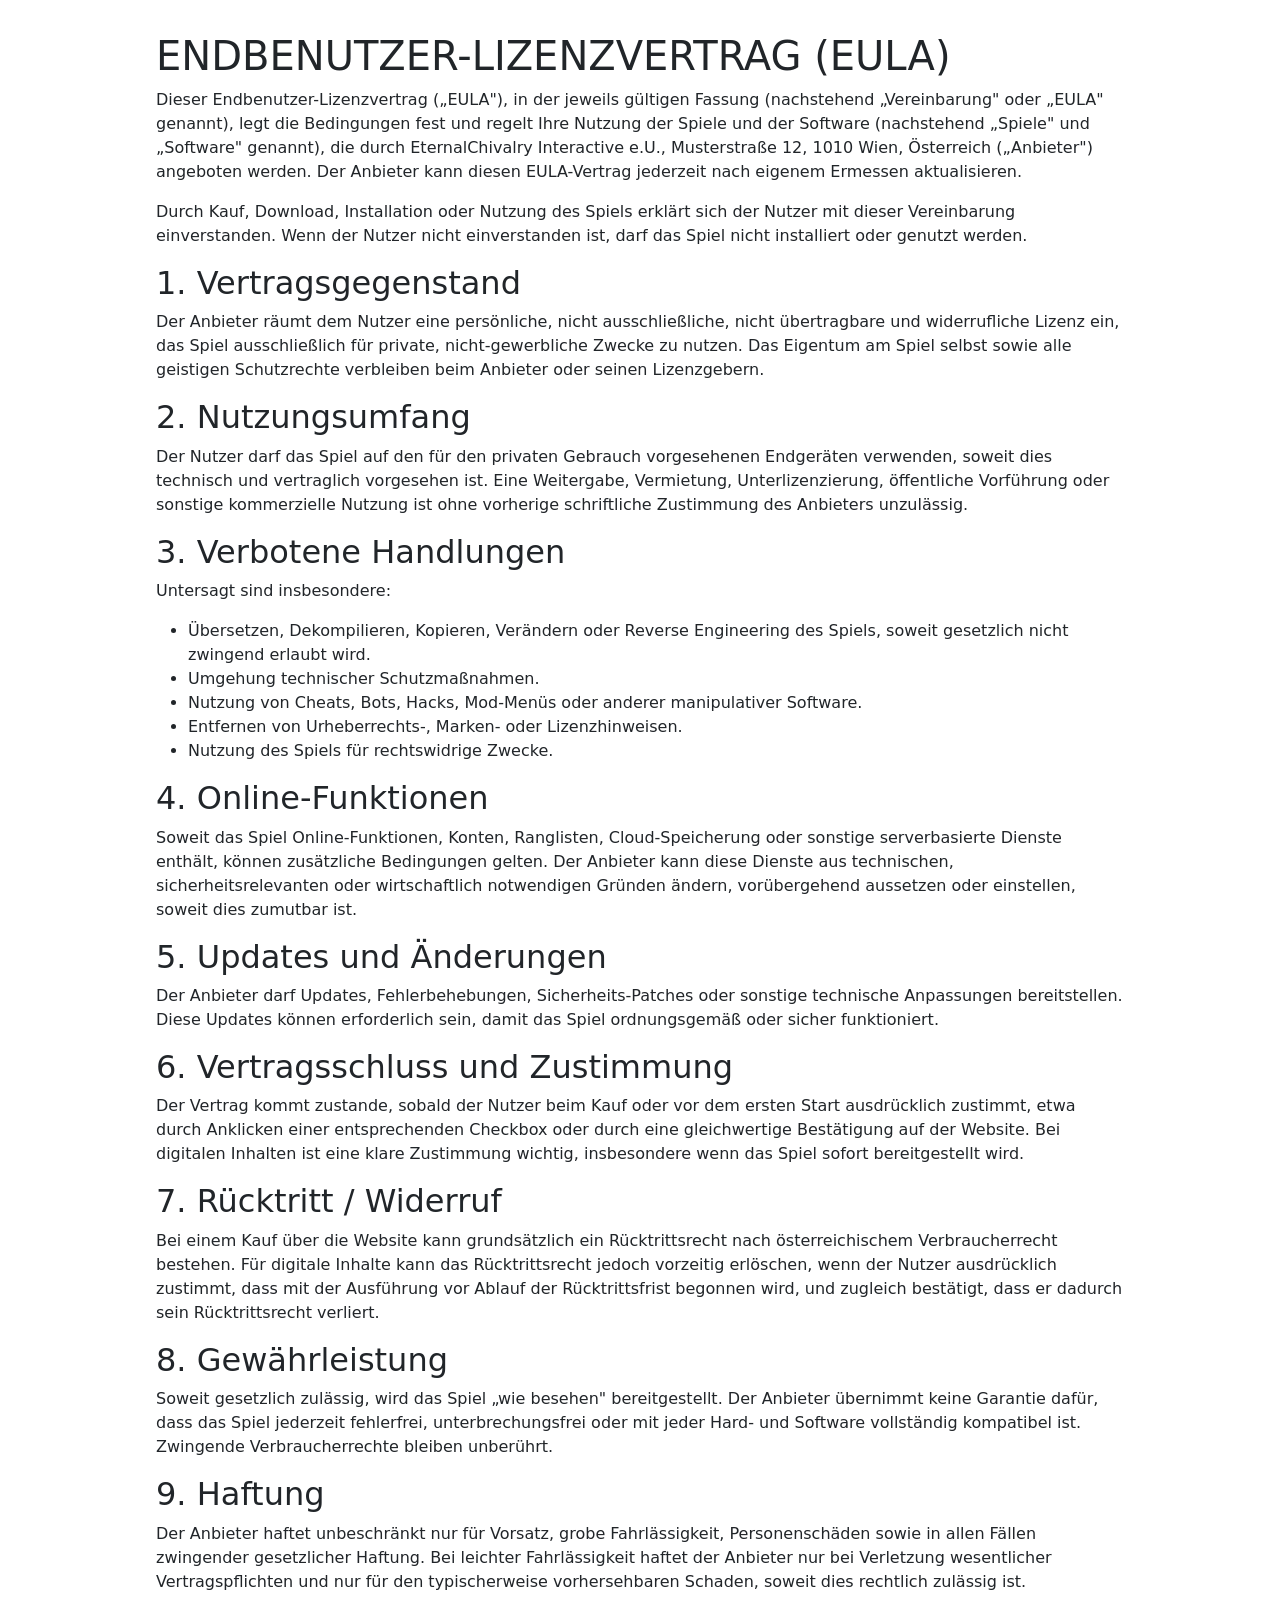
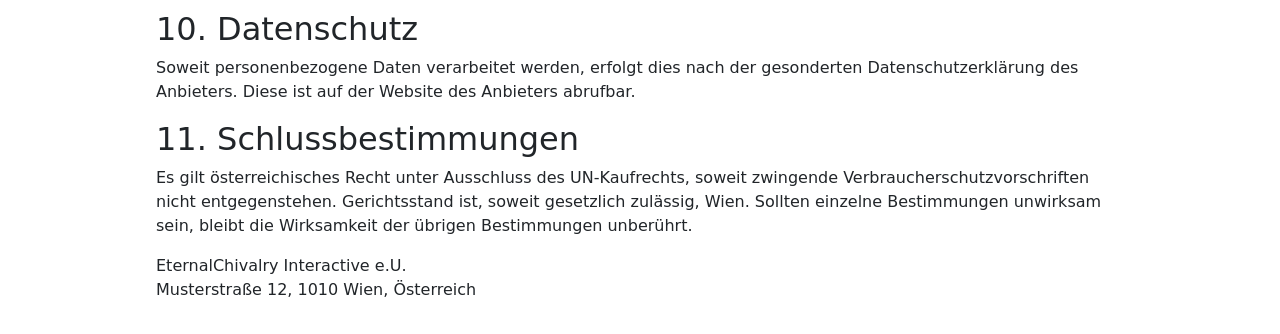
<file: pages/license.html>
<!DOCTYPE html>
<html lang="de">
<head>
  <meta charset="UTF-8" />
  <meta name="viewport" content="width=device-width, initial-scale=1.0" />
  <title>Lizenz – Escape The Medieval Dungeon</title>

  <link href="https://cdn.jsdelivr.net/npm/bootstrap@5.3.3/dist/css/bootstrap.min.css" rel="stylesheet" />
  <link href="https://cdn.jsdelivr.net/npm/bootstrap-icons@1.11.3/font/bootstrap-icons.min.css" rel="stylesheet" />
  <link href="https://fonts.googleapis.com/css2?family=Uncial+Antiqua&family=Crimson+Text:ital,wght@0,400;0,600;1,400&display=swap" rel="stylesheet" />

  <style>
    body {
      margin: 2rem auto;
      padding: 0 1rem;
      max-width: 1000px;
      display: block;
    }
    body>* {
      margin-left: auto;
      margin-right: auto;
    }
  </style>
</head>
<body>




  <h1>ENDBENUTZER-LIZENZVERTRAG (EULA)</h1>

  <p>Dieser Endbenutzer-Lizenzvertrag („EULA"), in der jeweils gültigen Fassung (nachstehend „Vereinbarung" oder „EULA" genannt), legt die Bedingungen fest und regelt Ihre Nutzung der Spiele und der Software (nachstehend „Spiele" und „Software" genannt), die durch EternalChivalry Interactive e.U., Musterstraße 12, 1010 Wien, Österreich („Anbieter") angeboten werden. Der Anbieter kann diesen EULA-Vertrag jederzeit nach eigenem Ermessen aktualisieren.</p>

  <p>Durch Kauf, Download, Installation oder Nutzung des Spiels erklärt sich der Nutzer mit dieser Vereinbarung einverstanden. Wenn der Nutzer nicht einverstanden ist, darf das Spiel nicht installiert oder genutzt werden.</p>

  <h2>1. Vertragsgegenstand</h2>
  <p>Der Anbieter räumt dem Nutzer eine persönliche, nicht ausschließliche, nicht übertragbare und widerrufliche Lizenz ein, das Spiel ausschließlich für private, nicht-gewerbliche Zwecke zu nutzen. Das Eigentum am Spiel selbst sowie alle geistigen Schutzrechte verbleiben beim Anbieter oder seinen Lizenzgebern.</p>

  <h2>2. Nutzungsumfang</h2>
  <p>Der Nutzer darf das Spiel auf den für den privaten Gebrauch vorgesehenen Endgeräten verwenden, soweit dies technisch und vertraglich vorgesehen ist. Eine Weitergabe, Vermietung, Unterlizenzierung, öffentliche Vorführung oder sonstige kommerzielle Nutzung ist ohne vorherige schriftliche Zustimmung des Anbieters unzulässig.</p>

  <h2>3. Verbotene Handlungen</h2>
  <p>Untersagt sind insbesondere:</p>
  <ul>
    <li>Übersetzen, Dekompilieren, Kopieren, Verändern oder Reverse Engineering des Spiels, soweit gesetzlich nicht zwingend erlaubt wird.</li>
    <li>Umgehung technischer Schutzmaßnahmen.</li>
    <li>Nutzung von Cheats, Bots, Hacks, Mod-Menüs oder anderer manipulativer Software.</li>
    <li>Entfernen von Urheberrechts-, Marken- oder Lizenzhinweisen.</li>
    <li>Nutzung des Spiels für rechtswidrige Zwecke.</li>
  </ul>

  <h2>4. Online-Funktionen</h2>
  <p>Soweit das Spiel Online-Funktionen, Konten, Ranglisten, Cloud-Speicherung oder sonstige serverbasierte Dienste enthält, können zusätzliche Bedingungen gelten. Der Anbieter kann diese Dienste aus technischen, sicherheitsrelevanten oder wirtschaftlich notwendigen Gründen ändern, vorübergehend aussetzen oder einstellen, soweit dies zumutbar ist.</p>

  <h2>5. Updates und Änderungen</h2>
  <p>Der Anbieter darf Updates, Fehlerbehebungen, Sicherheits-Patches oder sonstige technische Anpassungen bereitstellen. Diese Updates können erforderlich sein, damit das Spiel ordnungsgemäß oder sicher funktioniert.</p>

  <h2>6. Vertragsschluss und Zustimmung</h2>
  <p>Der Vertrag kommt zustande, sobald der Nutzer beim Kauf oder vor dem ersten Start ausdrücklich zustimmt, etwa durch Anklicken einer entsprechenden Checkbox oder durch eine gleichwertige Bestätigung auf der Website. Bei digitalen Inhalten ist eine klare Zustimmung wichtig, insbesondere wenn das Spiel sofort bereitgestellt wird.</p>

  <h2>7. Rücktritt / Widerruf</h2>
  <p>Bei einem Kauf über die Website kann grundsätzlich ein Rücktrittsrecht nach österreichischem Verbraucherrecht bestehen. Für digitale Inhalte kann das Rücktrittsrecht jedoch vorzeitig erlöschen, wenn der Nutzer ausdrücklich zustimmt, dass mit der Ausführung vor Ablauf der Rücktrittsfrist begonnen wird, und zugleich bestätigt, dass er dadurch sein Rücktrittsrecht verliert.</p>

  <h2>8. Gewährleistung</h2>
  <p>Soweit gesetzlich zulässig, wird das Spiel „wie besehen" bereitgestellt. Der Anbieter übernimmt keine Garantie dafür, dass das Spiel jederzeit fehlerfrei, unterbrechungsfrei oder mit jeder Hard- und Software vollständig kompatibel ist. Zwingende Verbraucherrechte bleiben unberührt.</p>

  <h2>9. Haftung</h2>
  <p>Der Anbieter haftet unbeschränkt nur für Vorsatz, grobe Fahrlässigkeit, Personenschäden sowie in allen Fällen zwingender gesetzlicher Haftung. Bei leichter Fahrlässigkeit haftet der Anbieter nur bei Verletzung wesentlicher Vertragspflichten und nur für den typischerweise vorhersehbaren Schaden, soweit dies rechtlich zulässig ist.</p>

  <h2>10. Datenschutz</h2>
  <p>Soweit personenbezogene Daten verarbeitet werden, erfolgt dies nach der gesonderten Datenschutzerklärung des Anbieters. Diese ist auf der Website des Anbieters abrufbar.</p>

  <h2>11. Schlussbestimmungen</h2>
  <p>Es gilt österreichisches Recht unter Ausschluss des UN-Kaufrechts, soweit zwingende Verbraucherschutzvorschriften nicht entgegenstehen. Gerichtsstand ist, soweit gesetzlich zulässig, Wien. Sollten einzelne Bestimmungen unwirksam sein, bleibt die Wirksamkeit der übrigen Bestimmungen unberührt.</p>

  <div class="footer">
    <p>EternalChivalry Interactive e.U.<br>
    Musterstraße 12, 1010 Wien, Österreich</p>
  </div>


<script src="https://cdn.jsdelivr.net/npm/bootstrap@5.3.3/dist/js/bootstrap.bundle.min.js"></script>

</body>
</html>
</file>
<file: styles.css>
/* ── CSS Variables ─────────────────────────────────────── */
:root {
    --black:       #0a0805;   /* page background */
    --deep:        #110e09;   /* section background */
    --surface:     #1c1710;   /* card background */
    --surface2:    #252015;   /* elevated card */
    --border:      #4a3e28;   /* borders — slightly lighter for visibility */
    --gold:        #f0b84a;   /* primary accent — 7.2:1 on --black ✅ */
    --gold-light:  #ffd27a;   /* headings — 9.8:1 on --black ✅ */
    --gold-dim:    #a07830;   /* decorative only, NOT for text */
    --blood:       #c0392b;   /* danger/accent — decorative only */
    --blood-light: #e05545;   /* small UI labels — 3.1:1 on --black (large text only) ✅ */
    --stone:       #8a7a60;   /* decorative only */
    --text:        #e8dcc0;   /* body text — 12.4:1 on --black ✅ */
    --text-dim:    #a89878;   /* secondary text — 4.6:1 on --black ✅ */
    --white:       #f8f0e0;   /* emphasis text — 14.1:1 on --black ✅ */
}

/* ── Base ──────────────────────────────────────────────── */
*, *::before, *::after { box-sizing: border-box; }

html { scroll-behavior: smooth; }

body {
    background-color: var(--black);
    color: var(--text);
    font-family: 'Crimson Text', Georgia, serif;
    font-size: 1.1rem;
    line-height: 1.7;
    overflow-x: hidden;
    cursor: default;
}

/* Subtle noise texture overlay */
body::before {
    content: '';
    position: fixed;
    inset: 0;
    background-image: url("data:image/svg+xml,%3Csvg xmlns='http://www.w3.org/2000/svg' width='300' height='300'%3E%3Cfilter id='n'%3E%3CfeTurbulence type='fractalNoise' baseFrequency='0.75' numOctaves='4' stitchTiles='stitch'/%3E%3C/filter%3E%3Crect width='300' height='300' filter='url(%23n)' opacity='0.04'/%3E%3C/svg%3E");
    pointer-events: none;
    z-index: 9999;
    opacity: 0.5;
}

h1, h2, h3, h4, h5 {
    font-family: 'Uncial Antiqua', 'MedievalSharp', serif;
    color: var(--gold-light);
    letter-spacing: 0.04em;
}

a { color: var(--gold); text-decoration: none; transition: color 0.2s; }
a:hover { color: var(--gold-light); }

/* ── Decorative divider ────────────────────────────────── */
.rune-divider {
    display: flex;
    align-items: center;
    gap: 1rem;
    margin: 2rem 0;
    color: var(--gold-dim);
    font-size: 1.2rem;
}
.rune-divider::before,
.rune-divider::after {
    content: '';
    flex: 1;
    height: 1px;
    background: linear-gradient(90deg, transparent, var(--gold-dim), transparent);
}

/* ── Navbar ────────────────────────────────────────────── */
.navbar {
    background: linear-gradient(180deg, rgba(10,8,5,0.98) 0%, rgba(10,8,5,0.85) 100%);
    border-bottom: 1px solid var(--border);
    backdrop-filter: blur(8px);
    padding: 0.75rem 0;
    position: sticky;
    top: 0;
    z-index: 1000;
}

.navbar-brand {
    font-family: 'Uncial Antiqua', serif;
    font-size: 1.5rem;
    color: var(--gold-light) !important;
    letter-spacing: 0.08em;
    display: flex;
    align-items: center;
    gap: 0.5rem;
}
.navbar-brand .brand-icon {
    width: 36px;
    height: 36px;
}

.navbar-nav .nav-link {
    color: var(--text-dim) !important;
    font-family: 'Crimson Text', serif;
    font-size: 1rem;
    font-weight: 600;
    letter-spacing: 0.05em;
    text-transform: uppercase;
    padding: 0.4rem 1rem !important;
    transition: color 0.2s;
    position: relative;
}
.navbar-nav .nav-link::after {
    content: '';
    position: absolute;
    bottom: 0; left: 50%; right: 50%;
    height: 1px;
    background: var(--gold);
    transition: left 0.2s, right 0.2s;
}
.navbar-nav .nav-link:hover { color: var(--gold-light) !important; }
.navbar-nav .nav-link:hover::after { left: 1rem; right: 1rem; }

.navbar-toggler { border-color: var(--border); }
.navbar-toggler-icon {
    background-image: url("data:image/svg+xml,%3csvg xmlns='http://www.w3.org/2000/svg' viewBox='0 0 30 30'%3e%3cpath stroke='rgba%28201,147,58,0.8%29' stroke-linecap='round' stroke-miterlimit='10' stroke-width='2' d='M4 7h22M4 15h22M4 23h22'/%3e%3c/svg%3e");
}

/* ── Hero ──────────────────────────────────────────────── */
.hero {
    position: relative;
    min-height: 100vh;
    display: flex;
    align-items: center;
    overflow: hidden;
    background:
    radial-gradient(ellipse 80% 60% at 50% 40%, rgba(139,26,26,0.15) 0%, transparent 70%),
    linear-gradient(180deg, var(--black) 0%, var(--deep) 50%, var(--black) 100%);
}

/* Animated torch flicker */
.hero::after {
    content: '';
    position: absolute;
    inset: 0;
    background: radial-gradient(ellipse 60% 80% at 50% 30%, rgba(201,147,58,0.06) 0%, transparent 60%);
    animation: torchFlicker 3s ease-in-out infinite alternate;
    pointer-events: none;
}
@keyframes torchFlicker {
    0%   { opacity: 0.6; transform: scale(1); }
    50%  { opacity: 1;   transform: scale(1.02); }
    100% { opacity: 0.7; transform: scale(0.99); }
}

/* Stone wall pattern top/bottom */
.hero::before {
    content: '';
    position: absolute;
    top: 0; left: 0; right: 0;
    height: 4px;
    background: linear-gradient(90deg,
    transparent 0%, var(--gold-dim) 20%,
    var(--gold) 50%, var(--gold-dim) 80%, transparent 100%);
}

.hero-content { position: relative; z-index: 2; }

.hero-eyebrow {
    font-family: 'Crimson Text', serif;
    font-size: 0.85rem;
    font-weight: 600;
    letter-spacing: 0.3em;
    text-transform: uppercase;
    color: var(--blood-light);
    margin-bottom: 1rem;
}

.hero-title {
    font-family: 'Uncial Antiqua', serif;
    font-size: clamp(2.8rem, 8vw, 6rem);
    color: var(--gold-light);
    line-height: 1.1;
    text-shadow:
    0 0 40px rgba(201,147,58,0.4),
    0 2px 4px rgba(0,0,0,0.8);
    margin-bottom: 0;
}

.hero-subtitle {
    font-family: 'Crimson Text', serif;
    font-size: clamp(1rem, 2.5vw, 1.4rem);
    color: var(--text-dim);
    font-style: italic;
    margin-top: 0.5rem;
    margin-bottom: 2rem;
}

.hero-desc {
    font-size: 1.15rem;
    color: var(--text);
    max-width: 520px;
    margin-bottom: 2.5rem;
}

/* ── Buttons ───────────────────────────────────────────── */
.btn-medieval {
    font-family: 'Crimson Text', serif;
    font-weight: 600;
    font-size: 1rem;
    letter-spacing: 0.1em;
    text-transform: uppercase;
    padding: 0.75rem 2rem;
    border: 1px solid var(--gold);
    background: linear-gradient(135deg, rgba(201,147,58,0.15), rgba(201,147,58,0.05));
    color: var(--gold-light);
    position: relative;
    overflow: hidden;
    transition: all 0.3s;
    clip-path: polygon(8px 0%, 100% 0%, calc(100% - 8px) 100%, 0% 100%);
}
.btn-medieval::before {
    content: '';
    position: absolute;
    inset: 0;
    background: linear-gradient(135deg, rgba(201,147,58,0.25), rgba(201,147,58,0.1));
    opacity: 0;
    transition: opacity 0.3s;
}
.btn-medieval:hover {
    color: var(--white);
    border-color: var(--gold-light);
    box-shadow: 0 0 20px rgba(201,147,58,0.3), inset 0 0 20px rgba(201,147,58,0.05);
    transform: translateY(-1px);
}
.btn-medieval:hover::before { opacity: 1; }

.btn-blood {
    background: linear-gradient(135deg, rgba(139,26,26,0.4), rgba(139,26,26,0.2));
    border-color: var(--blood);
    color: #e8a0a0;
}
.btn-blood:hover {
    color: var(--white);
    border-color: var(--blood-light);
    box-shadow: 0 0 20px rgba(139,26,26,0.4);
}

/* ── Hero game mockup ──────────────────────────────────── */
.hero-mockup {
    position: relative;
    display: flex;
    align-items: center;
    justify-content: center;
}

.game-screen {
    width: 100%;
    max-width: 520px;
    aspect-ratio: 16/10;
    background: var(--surface);
    border: 2px solid var(--border);
    border-radius: 4px;
    position: relative;
    overflow: hidden;
    box-shadow:
    0 0 0 1px rgba(201,147,58,0.2),
    0 20px 60px rgba(0,0,0,0.8),
    inset 0 0 80px rgba(0,0,0,0.5);
}

/* SVG game scene inside */
.game-screen svg {
    width: 100%;
    height: 100%;
}

.game-badge {
    position: absolute;
    top: -12px;
    right: 20px;
    background: var(--blood);
    color: var(--white);
    font-family: 'Crimson Text', serif;
    font-size: 0.75rem;
    font-weight: 600;
    letter-spacing: 0.1em;
    text-transform: uppercase;
    padding: 0.2rem 0.8rem;
    border: 1px solid var(--blood-light);
}

/* ── Features ──────────────────────────────────────────── */
.features-section {
    background: var(--deep);
    padding: 6rem 0;
    position: relative;
}
.features-section::before {
    content: '';
    position: absolute;
    top: 0; left: 0; right: 0; height: 1px;
    background: linear-gradient(90deg, transparent, var(--border), transparent);
}

.feature-card {
    background: var(--surface);
    border: 1px solid var(--border);
    padding: 2rem 1.5rem;
    height: 100%;
    position: relative;
    transition: border-color 0.3s, box-shadow 0.3s, transform 0.3s;
    clip-path: polygon(0 0, calc(100% - 16px) 0, 100% 16px, 100% 100%, 16px 100%, 0 calc(100% - 16px));
}
.feature-card::before {
    content: '';
    position: absolute;
    top: 0; right: 0;
    width: 0; height: 0;
    border-top: 16px solid var(--border);
    border-left: 16px solid transparent;
}
.feature-card:hover {
    border-color: var(--gold-dim);
    box-shadow: 0 0 30px rgba(201,147,58,0.1);
    transform: translateY(-4px);
}
.feature-card:hover::before {
    border-top-color: var(--gold-dim);
}

.feature-icon {
    font-size: 2rem;
    color: var(--gold);
    margin-bottom: 1rem;
    display: block;
}

.feature-title {
    font-family: 'Uncial Antiqua', serif;
    font-size: 1.1rem;
    color: var(--gold-light);
    margin-bottom: 0.75rem;
}

.feature-text {
    color: var(--text-dim);
    font-size: 1rem;
    margin: 0;
}

/* ── Screenshots / Gallery ─────────────────────────────── */
.gallery-section {
    padding: 6rem 0;
    background: var(--black);
}

.gallery-item {
    aspect-ratio: 16/9;
    background: var(--surface);
    border: 1px solid var(--border);
    overflow: hidden;
    position: relative;
    cursor: pointer;
    transition: border-color 0.3s, transform 0.3s;
}
.gallery-item:hover {
    border-color: var(--gold-dim);
    transform: scale(1.02);
}
.gallery-item svg {
    width: 100%;
    height: 100%;
}
.gallery-caption {
    position: absolute;
    bottom: 0; left: 0; right: 0;
    padding: 0.5rem 0.75rem;
    background: linear-gradient(0deg, rgba(10,8,5,0.9), transparent);
    font-size: 0.85rem;
    color: var(--text-dim);
    font-style: italic;
}

/* ── Pricing ───────────────────────────────────────────── */
.pricing-section {
    padding: 6rem 0;
    background: var(--deep);
    position: relative;
}

.pricing-card {
    background: var(--surface);
    border: 1px solid var(--border);
    padding: 2.5rem 2rem;
    position: relative;
    transition: all 0.3s;
}
.pricing-card.featured {
    border-color: var(--gold-dim);
    background: var(--surface2);
    box-shadow: 0 0 40px rgba(201,147,58,0.1);
}
.pricing-card:hover {
    border-color: var(--gold-dim);
    transform: translateY(-4px);
}

.pricing-label {
    font-family: 'Crimson Text', serif;
    font-size: 0.75rem;
    letter-spacing: 0.2em;
    text-transform: uppercase;
    color: var(--gold);
    margin-bottom: 0.5rem;
}
.pricing-name {
    font-size: 1.4rem;
    margin-bottom: 0.25rem;
}
.pricing-price {
    font-family: 'Uncial Antiqua', serif;
    font-size: 3rem;
    color: var(--white);
    line-height: 1;
    margin: 1rem 0;
}
.pricing-price span {
    font-size: 1.2rem;
    color: var(--text-dim);
}
.pricing-desc {
    color: var(--text-dim);
    font-size: 0.95rem;
    margin-bottom: 1.5rem;
}
.pricing-features {
    list-style: none;
    padding: 0;
    margin: 0 0 2rem;
}
.pricing-features li {
    color: var(--text);
    font-size: 1rem;
    padding: 0.4rem 0;
    border-bottom: 1px solid rgba(58,46,30,0.5);
    display: flex;
    align-items: center;
    gap: 0.5rem;
}
.pricing-features li i { color: var(--gold); font-size: 0.85rem; }
.pricing-features li.disabled { color: var(--text-dim); }
.pricing-features li.disabled i { color: var(--stone); }

.featured-ribbon {
    position: absolute;
    top: 16px; right: -8px;
    background: var(--blood);
    color: var(--white);
    font-size: 0.7rem;
    font-weight: 600;
    letter-spacing: 0.1em;
    text-transform: uppercase;
    padding: 0.2rem 0.8rem;
    clip-path: polygon(0 0, 100% 0, 100% 100%, 8px 100%);
}

/* ── Section headings ──────────────────────────────────── */
.section-label {
    font-family: 'Crimson Text', serif;
    font-size: 0.8rem;
    letter-spacing: 0.3em;
    text-transform: uppercase;
    color: var(--blood-light);
    display: block;
    margin-bottom: 0.5rem;
}
.section-title {
    font-size: clamp(1.8rem, 4vw, 2.8rem);
    margin-bottom: 1rem;
}
.section-lead {
    color: var(--text-dim);
    font-size: 1.1rem;
    max-width: 560px;
    margin: 0 auto 3rem;
}

/* ── System requirements ───────────────────────────────── */
.sysreq-section {
    padding: 5rem 0;
    background: var(--black);
}
.sysreq-table {
    background: var(--surface);
    border: 1px solid var(--border);
    width: 100%;
}
.sysreq-table th {
    background: var(--surface2);
    color: var(--gold);
    font-family: 'Uncial Antiqua', serif;
    font-size: 0.95rem;
    padding: 0.75rem 1rem;
    border-bottom: 1px solid var(--border);
}
.sysreq-table td {
    padding: 0.6rem 1rem;
    border-bottom: 1px solid rgba(58,46,30,0.4);
    color: var(--text);
    font-size: 0.95rem;
    vertical-align: top;
}
.sysreq-table td:first-child {
    color: var(--text-dim);
    font-weight: 600;
    width: 38%;
}

/* ── Cookie banner ─────────────────────────────────────── */
.cookie-banner {
    position: fixed;
    bottom: 0; left: 0; right: 0;
    background: rgba(17,14,9,0.97);
    border-top: 1px solid var(--border);
    padding: 1rem 0;
    z-index: 2000;
    backdrop-filter: blur(8px);
}
.cookie-banner p {
    font-size: 0.9rem;
    color: var(--text-dim);
    margin: 0;
}
.cookie-banner a { color: var(--gold); }

/* ── Footer ────────────────────────────────────────────── */
footer {
    background: var(--black);
    border-top: 1px solid var(--border);
    padding: 3rem 0 1.5rem;
}
.footer-brand {
    font-family: 'Uncial Antiqua', serif;
    font-size: 1.3rem;
    color: var(--gold-light);
}
.footer-tagline {
    color: var(--text-dim);
    font-size: 0.9rem;
    font-style: italic;
}
.footer-heading {
    font-family: 'Crimson Text', serif;
    font-size: 0.75rem;
    letter-spacing: 0.2em;
    text-transform: uppercase;
    color: var(--gold-dim);
    margin-bottom: 1rem;
}
.footer-links {
    list-style: none;
    padding: 0; margin: 0;
}
.footer-links li { margin-bottom: 0.4rem; }
.footer-links a {
    color: var(--text-dim);
    font-size: 0.95rem;
    transition: color 0.2s;
}
.footer-links a:hover { color: var(--gold); }
.footer-bottom {
    border-top: 1px solid var(--border);
    margin-top: 2rem;
    padding-top: 1rem;
    font-size: 0.82rem;
    color: var(--text-dim);
}

/* ── Fade-in animation ─────────────────────────────────── */
@keyframes fadeUp {
    from { opacity: 0; transform: translateY(24px); }
    to   { opacity: 1; transform: translateY(0); }
}
.fade-up { animation: fadeUp 0.7s ease forwards; }
.fade-up-1 { animation-delay: 0.1s; opacity: 0; }
.fade-up-2 { animation-delay: 0.25s; opacity: 0; }
.fade-up-3 { animation-delay: 0.4s; opacity: 0; }
.fade-up-4 { animation-delay: 0.55s; opacity: 0; }

/* ── Responsive tweaks ─────────────────────────────────── */
@media (max-width: 767px) {
    .hero { padding: 6rem 0 4rem; min-height: auto; }
    .hero-mockup { margin-top: 3rem; }
}
</file>
<file: pages/about.css>
/* ── CSS Variables (WCAG AA palette) ───────────────────── */
:root {
    --black:       #0a0805;
    --deep:        #110e09;
    --surface:     #1c1710;
    --surface2:    #252015;
    --border:      #4a3e28;
    --gold:        #f0b84a;
    --gold-light:  #ffd27a;
    --gold-dim:    #a07830;
    --blood:       #c0392b;
    --blood-light: #e05545;
    --stone:       #8a7a60;
    --text:        #e8dcc0;
    --text-dim:    #a89878;
    --white:       #f8f0e0;
}

*, *::before, *::after { box-sizing: border-box; }
html { scroll-behavior: smooth; }

body {
    background-color: var(--black);
    color: var(--text);
    font-family: 'Crimson Text', Georgia, serif;
    font-size: 1.1rem;
    line-height: 1.75;
    overflow-x: hidden;
}

body::before {
    content: '';
    position: fixed;
    inset: 0;
    background-image: url("data:image/svg+xml,%3Csvg xmlns='http://www.w3.org/2000/svg' width='300' height='300'%3E%3Cfilter id='n'%3E%3CfeTurbulence type='fractalNoise' baseFrequency='0.75' numOctaves='4' stitchTiles='stitch'/%3E%3C/filter%3E%3Crect width='300' height='300' filter='url(%23n)' opacity='0.04'/%3E%3C/svg%3E");
    pointer-events: none;
    z-index: 9999;
    opacity: 0.5;
}

h1, h2, h3, h4 {
    font-family: 'Uncial Antiqua', serif;
    color: var(--gold-light);
    letter-spacing: 0.04em;
}

a { color: var(--gold); text-decoration: none; transition: color 0.2s; }
a:hover { color: var(--gold-light); text-decoration: underline; }

/* ── Navbar ─────────────────────────────────────────────── */
.navbar {
    background: linear-gradient(180deg, rgba(10,8,5,0.98), rgba(10,8,5,0.85));
    border-bottom: 1px solid var(--border);
    backdrop-filter: blur(8px);
    position: sticky; top: 0; z-index: 1000;
}
.navbar-brand {
    font-family: 'Uncial Antiqua', serif;
    font-size: 1.4rem;
    color: var(--gold-light) !important;
    letter-spacing: 0.06em;
}
.navbar-nav .nav-link {
    color: var(--text-dim) !important;
    font-size: 0.95rem;
    font-weight: 600;
    letter-spacing: 0.05em;
    text-transform: uppercase;
    transition: color 0.2s;
}
.navbar-nav .nav-link:hover { color: var(--gold-light) !important; }
.navbar-toggler { border-color: var(--border); }
.navbar-toggler-icon {
    background-image: url("data:image/svg+xml,%3csvg xmlns='http://www.w3.org/2000/svg' viewBox='0 0 30 30'%3e%3cpath stroke='rgba%28240,184,74,0.8%29' stroke-linecap='round' stroke-miterlimit='10' stroke-width='2' d='M4 7h22M4 15h22M4 23h22'/%3e%3c/svg%3e");
}

/* ── Page header ─────────────────────────────────────────── */
.page-header {
    position: relative;
    padding: 5rem 0 4rem;
    text-align: center;
    background: linear-gradient(180deg, var(--black) 0%, var(--deep) 100%);
    overflow: hidden;
}
.page-header::before {
    content: '';
    position: absolute;
    top: 0; left: 0; right: 0; height: 3px;
    background: linear-gradient(90deg, transparent, var(--gold-dim), var(--gold), var(--gold-dim), transparent);
}
.page-header::after {
    content: '';
    position: absolute;
    bottom: 0; left: 0; right: 0; height: 1px;
    background: linear-gradient(90deg, transparent, var(--border), transparent);
}
.page-eyebrow {
    font-size: 0.8rem;
    letter-spacing: 0.3em;
    text-transform: uppercase;
    color: var(--blood-light);
    display: block;
    margin-bottom: 0.75rem;
}
.page-title {
    font-size: clamp(2.2rem, 5vw, 3.8rem);
    margin-bottom: 1rem;
    text-shadow: 0 0 40px rgba(240,184,74,0.3);
}
.page-lead {
    color: var(--text-dim);
    font-style: italic;
    font-size: 1.15rem;
    max-width: 600px;
    margin: 0 auto;
}

/* ── Section helpers ─────────────────────────────────────── */
.section { padding: 5rem 0; }
.section-alt { background: var(--deep); }

.section-label {
    font-family: 'Crimson Text', serif;
    font-size: 0.78rem;
    letter-spacing: 0.28em;
    text-transform: uppercase;
    color: var(--blood-light);
    display: block;
    margin-bottom: 0.4rem;
}
.section-title {
    font-size: clamp(1.7rem, 3.5vw, 2.5rem);
    margin-bottom: 1rem;
}

.rune-divider {
    display: flex;
    align-items: center;
    gap: 1rem;
    margin: 1.5rem 0 2.5rem;
    color: var(--gold-dim);
}
.rune-divider::before, .rune-divider::after {
    content: '';
    flex: 1;
    height: 1px;
    background: linear-gradient(90deg, transparent, var(--border), transparent);
}

/* ── Team cards ─────────────────────────────────────────── */
.team-card {
    background: var(--surface);
    border: 1px solid var(--border);
    padding: 2rem 1.5rem;
    text-align: center;
    transition: border-color 0.3s, transform 0.3s;
    clip-path: polygon(0 0, calc(100% - 14px) 0, 100% 14px, 100% 100%, 14px 100%, 0 calc(100% - 14px));
}
.team-card:hover {
    border-color: var(--gold-dim);
    transform: translateY(-4px);
}
.team-avatar {
    width: 80px;
    height: 80px;
    margin: 0 auto 1rem;
    border: 2px solid var(--border);
    border-radius: 50%;
    background: var(--surface2);
    display: flex;
    align-items: center;
    justify-content: center;
    font-size: 2rem;
    color: var(--gold-dim);
}
.team-name {
    font-size: 1.1rem;
    margin-bottom: 0.1rem;
}
.team-role {
    font-size: 0.82rem;
    letter-spacing: 0.15em;
    text-transform: uppercase;
    color: var(--gold);
    margin-bottom: 0.75rem;
}
.team-bio { color: var(--text-dim); font-size: 0.97rem; margin: 0; }

/* ── Brand marks ─────────────────────────────────────────── */
.brand-card {
    background: var(--surface);
    border: 1px solid var(--border);
    padding: 2rem;
    height: 100%;
    transition: border-color 0.3s;
}
.brand-card:hover { border-color: var(--gold-dim); }

.brand-preview {
    width: 100%;
    aspect-ratio: 3/2;
    background: var(--surface2);
    border: 1px solid var(--border);
    display: flex;
    align-items: center;
    justify-content: center;
    margin-bottom: 1.5rem;
    padding: 1.5rem;
}
.brand-type {
    font-size: 0.75rem;
    letter-spacing: 0.2em;
    text-transform: uppercase;
    color: var(--gold);
    margin-bottom: 0.25rem;
}
.brand-name { font-size: 1.2rem; margin-bottom: 0.5rem; }
.brand-desc { color: var(--text-dim); font-size: 0.97rem; margin-bottom: 1rem; }

.nizza-badge {
    display: inline-block;
    background: var(--surface2);
    border: 1px solid var(--border);
    color: var(--gold);
    font-size: 0.75rem;
    letter-spacing: 0.08em;
    padding: 0.2rem 0.6rem;
    margin: 0.2rem 0.2rem 0 0;
}

/* ── Media license table ─────────────────────────────────── */
.media-table {
    width: 100%;
    border-collapse: collapse;
}
.media-table th {
    background: var(--surface2);
    color: var(--gold);
    font-family: 'Uncial Antiqua', serif;
    font-size: 0.9rem;
    padding: 0.75rem 1rem;
    text-align: left;
    border-bottom: 2px solid var(--border);
}
.media-table td {
    padding: 0.65rem 1rem;
    border-bottom: 1px solid rgba(74,62,40,0.5);
    color: var(--text);
    font-size: 0.95rem;
    vertical-align: top;
}
.media-table tr:last-child td { border-bottom: none; }
.media-table tr:hover td { background: rgba(255,255,255,0.02); }
.media-table td:first-child { color: var(--text-dim); font-weight: 600; }
.badge-license {
    display: inline-block;
    font-size: 0.72rem;
    padding: 0.15rem 0.5rem;
    border: 1px solid var(--border);
    color: var(--gold);
    background: var(--surface2);
    white-space: nowrap;
}

/* ── Timeline ─────────────────────────────────────────────── */
.timeline { position: relative; padding-left: 2rem; }
.timeline::before {
    content: '';
    position: absolute;
    left: 0; top: 0; bottom: 0; width: 1px;
    background: linear-gradient(180deg, var(--gold-dim), var(--border), transparent);
}
.timeline-item {
    position: relative;
    padding-bottom: 2rem;
}
.timeline-item::before {
    content: '';
    position: absolute;
    left: -2.35rem;
    top: 0.4rem;
    width: 10px; height: 10px;
    border: 2px solid var(--gold-dim);
    background: var(--black);
    transform: rotate(45deg);
}
.timeline-year {
    font-family: 'Uncial Antiqua', serif;
    font-size: 0.8rem;
    color: var(--gold);
    letter-spacing: 0.1em;
    margin-bottom: 0.1rem;
}
.timeline-event {
    font-size: 1rem;
    color: var(--text);
    margin: 0;
}
.timeline-detail {
    font-size: 0.9rem;
    color: var(--text-dim);
    font-style: italic;
    margin: 0;
}

/* ── Values ─────────────────────────────────────────────── */
.value-item {
    display: flex;
    gap: 1.25rem;
    align-items: flex-start;
    padding: 1.5rem;
    border-left: 2px solid var(--border);
    margin-bottom: 1rem;
    background: var(--surface);
    transition: border-color 0.3s;
}
.value-item:hover { border-left-color: var(--gold-dim); }
.value-icon {
    font-size: 1.5rem;
    color: var(--gold);
    flex-shrink: 0;
    margin-top: 0.1rem;
}
.value-title { font-size: 1.05rem; margin-bottom: 0.2rem; }
.value-text { color: var(--text-dim); font-size: 0.97rem; margin: 0; }

/* ── Footer ─────────────────────────────────────────────── */
footer {
    background: var(--black);
    border-top: 1px solid var(--border);
    padding: 2.5rem 0 1.5rem;
}
.footer-brand {
    font-family: 'Uncial Antiqua', serif;
    font-size: 1.2rem;
    color: var(--gold-light);
}
.footer-links { list-style: none; padding: 0; margin: 0; }
.footer-links li { margin-bottom: 0.35rem; }
.footer-links a { color: var(--text-dim); font-size: 0.9rem; }
.footer-links a:hover { color: var(--gold); }
.footer-heading {
    font-size: 0.72rem;
    letter-spacing: 0.2em;
    text-transform: uppercase;
    color: var(--gold-dim);
    margin-bottom: 0.75rem;
}
.footer-bottom {
    border-top: 1px solid var(--border);
    margin-top: 2rem; padding-top: 1rem;
    font-size: 0.82rem;
    color: var(--text-dim);
}

/* ── Animations ─────────────────────────────────────────── */
@keyframes fadeUp {
    from { opacity: 0; transform: translateY(20px); }
    to   { opacity: 1; transform: translateY(0); }
}
.fade-up { animation: fadeUp 0.6s ease forwards; }
.delay-1 { animation-delay: 0.1s; opacity: 0; }
.delay-2 { animation-delay: 0.25s; opacity: 0; }
.delay-3 { animation-delay: 0.4s; opacity: 0; }
</file>
